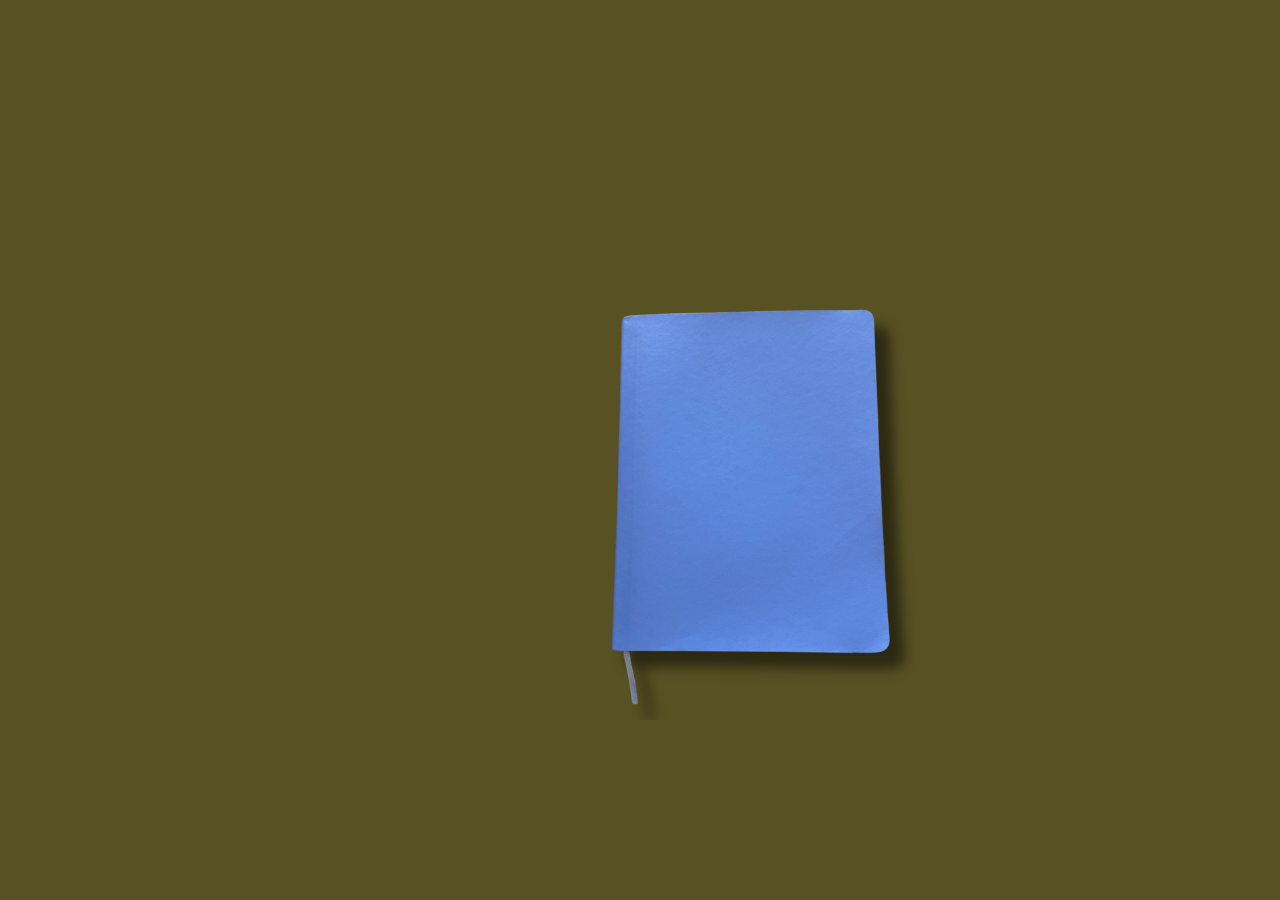
<file: index.html>
<!DOCTYPE html>
<html lang="en">
<head>
  <meta charset="UTF-8" />
  <meta name="viewport" content="width=device-width, initial-scale=1.0" />
  <title>chloé's commonplace</title>
  <link rel="icon" href="assets/images/favicon.png" />
  <link rel="stylesheet" href="css/style.css" />
</head>
<body class="home">

  <!-- Closed notebook cover — same photo as the first opening frame,
       sitting in the same spot the animation plays in. Click swaps in
       the frame sequence, seamlessly, since it starts on this exact image. -->
  <div id="notebook-cover">
    <img src="assets/images/notebook-frames/frame-01.png" alt="tap to open" />
  </div>

  <!-- Corner nav — lives outside the notebook, fixed to the page.
       Hidden until the notebook opens, then toggled by clicking the logo. -->
  <div id="nav-logo" class="will-fade-in" hidden><img src="assets/images/landing/nav-logo.png" alt="menu" /></div>
  <nav id="nav-flyout" hidden>
    <a href="writing.html">writing</a>
    <a href="photography.html">photography</a>
    <a href="bookshelf.html">little library</a>
    <a href="irl.html">chloé irl</a>
  </nav>

  <!-- Frame-sequence + open page fade in here once clicked. City map
       is paused for now — see the placeholder below instead. -->
  <div id="notebook-page" hidden>
    <div id="notebook-stage">
      <img id="notebook-page-image" src="assets/images/notebook-frames/frame-08.png" alt="" />
      <div id="notebook-art"></div>
    </div>
  </div>

  <script>
    // City map — paused until the real building PNGs + positions are
    // ready. Uncomment and swap #wip-frame back out for #city-map in
    // the markup above whenever you want it live again.
    // window.CITY_BUILDINGS = [
    //   { title: "Recent writing", href: "writing.html", left: 15, top: 55, color: "var(--color-plum)" },
    //   { title: "Recent photos", href: "photography.html", left: 48, top: 30, color: "var(--color-cobalt)" },
    //   { title: "A visual project", href: "photography.html", left: 75, top: 58, color: "var(--color-olive)" },
    //   { title: "Latest piece", href: "writing.html", left: 30, top: 20, color: "var(--color-sage)" },
    //   { title: "chloé irl", href: "irl.html", left: 20, top: 75, color: "var(--color-plum)" }
    // ];

    // Real photographed opening sequence — background-removed PNGs,
    // played in order over the notebook cover before landing on the
    // open page.
    window.NOTEBOOK_FRAMES = [
      "assets/images/notebook-frames/frame-01.png",
      "assets/images/notebook-frames/frame-02.png",
      "assets/images/notebook-frames/frame-03.png",
      "assets/images/notebook-frames/frame-04.png",
      "assets/images/notebook-frames/frame-05.png",
      "assets/images/notebook-frames/frame-06.png",
      "assets/images/notebook-frames/frame-07.png",
      "assets/images/notebook-frames/frame-08.png"
    ];

    // Sticker-style art pieces pasted onto the open notebook page,
    // each linking to a different part of the site. left/top/width
    // are all percentages of the notebook photo itself, so they stay
    // put on the page regardless of screen size. Nudge the numbers
    // below if a piece needs to sit differently once you see it live.
    window.NOTEBOOK_ART = [
      { title: "about", href: "about.html", image: "assets/images/landing/photostrip-about.png", left: 19, top: 56, width: 17.2 },
      { title: "photography", href: "photography.html", image: "assets/images/landing/cow-photography.png", left: 37.3, top: 42.6, width: 18.6 },
      { title: "coming soon", href: "404.html", image: "assets/images/landing/brownbarn-empty.png", left: 37.3, top: 71.7, width: 18.6 },
      { title: "chloé irl", href: "irl.html", image: "assets/images/landing/landscape-chloe-irl.png", left: 62.9, top: 39.1, width: 20.2 },
      { title: "little library", href: "bookshelf.html", image: "assets/images/landing/percy-littlelibrary.png", left: 84.3, top: 48.2, width: 18.2 },
      { title: "writing", href: "writing.html", image: "assets/images/landing/stillife-writing.png", left: 69.4, top: 72.6, width: 28.6 }
    ];
  </script>
  <script src="js/main.js"></script>
</body>
</html>
</file>
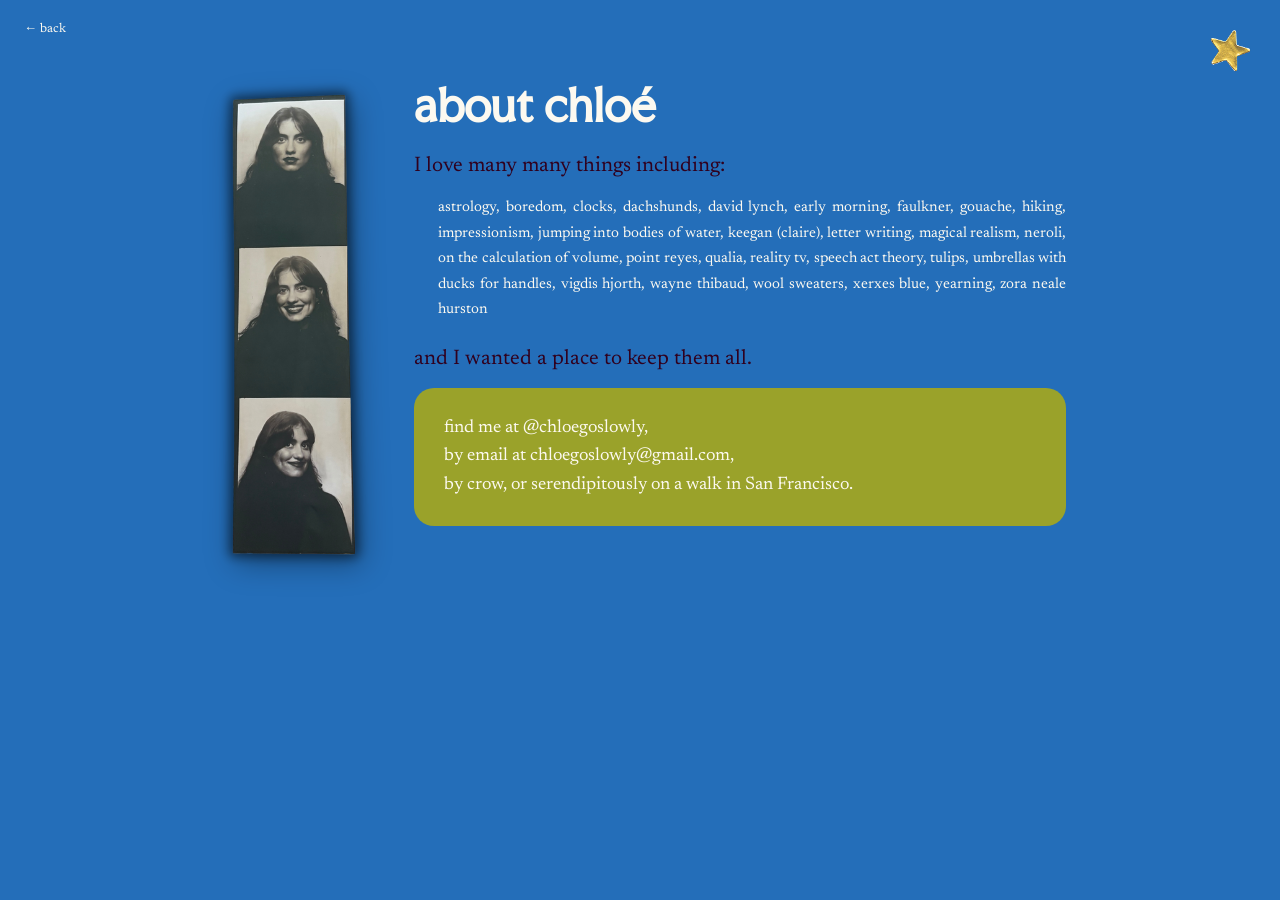
<file: about.html>
<!DOCTYPE html>
<html lang="en">
<head>
  <meta charset="UTF-8" />
  <meta name="viewport" content="width=device-width, initial-scale=1.0" />
  <title>about — chloé's commonplace</title>
  <link rel="icon" href="assets/images/favicon.png" />
  <link rel="stylesheet" href="css/style.css" />
</head>
<body class="about">
  <div id="nav-logo"><img src="assets/images/landing/nav-logo.png" alt="menu" /></div>
  <nav id="nav-flyout" hidden>
    <a href="writing.html">writing</a>
    <a href="photography.html">photography</a>
    <a href="bookshelf.html">little library</a>
    <a href="irl.html">chloé irl</a>
  </nav>

  <header>
    <a href="index.html#open">&larr; back</a>
  </header>

  <main class="about-wrap">
    <img class="about-photostrip" src="assets/images/landing/photostrip-about.png" alt="chloé, photobooth strip" />

    <div class="about-text">
      <h1>about chloé</h1>

      <p class="about-intro">I love many many things including:</p>

      <p class="about-list">astrology, boredom, clocks, dachshunds, david lynch, early morning, faulkner, gouache, hiking, impressionism, jumping into bodies of water, keegan (claire), letter writing, magical realism, neroli, on the calculation of volume, point reyes, qualia, reality tv, speech act theory, tulips, umbrellas with ducks for handles, vigdis hjorth, wayne thibaud, wool sweaters, xerxes blue, yearning, zora neale hurston</p>

      <p class="about-outro">and I wanted a place to keep them all.</p>

      <div class="about-contact">
        <p>
          find me at <a href="https://instagram.com/chloegoslowly" target="_blank" rel="noopener">@chloegoslowly</a>,<br />
          by email at <a href="mailto:chloegoslowly@gmail.com">chloegoslowly@gmail.com</a>,<br />
          by crow, or serendipitously on a walk in San Francisco.
        </p>
      </div>
    </div>
  </main>

  <script src="js/main.js"></script>
</body>
</html>
</file>
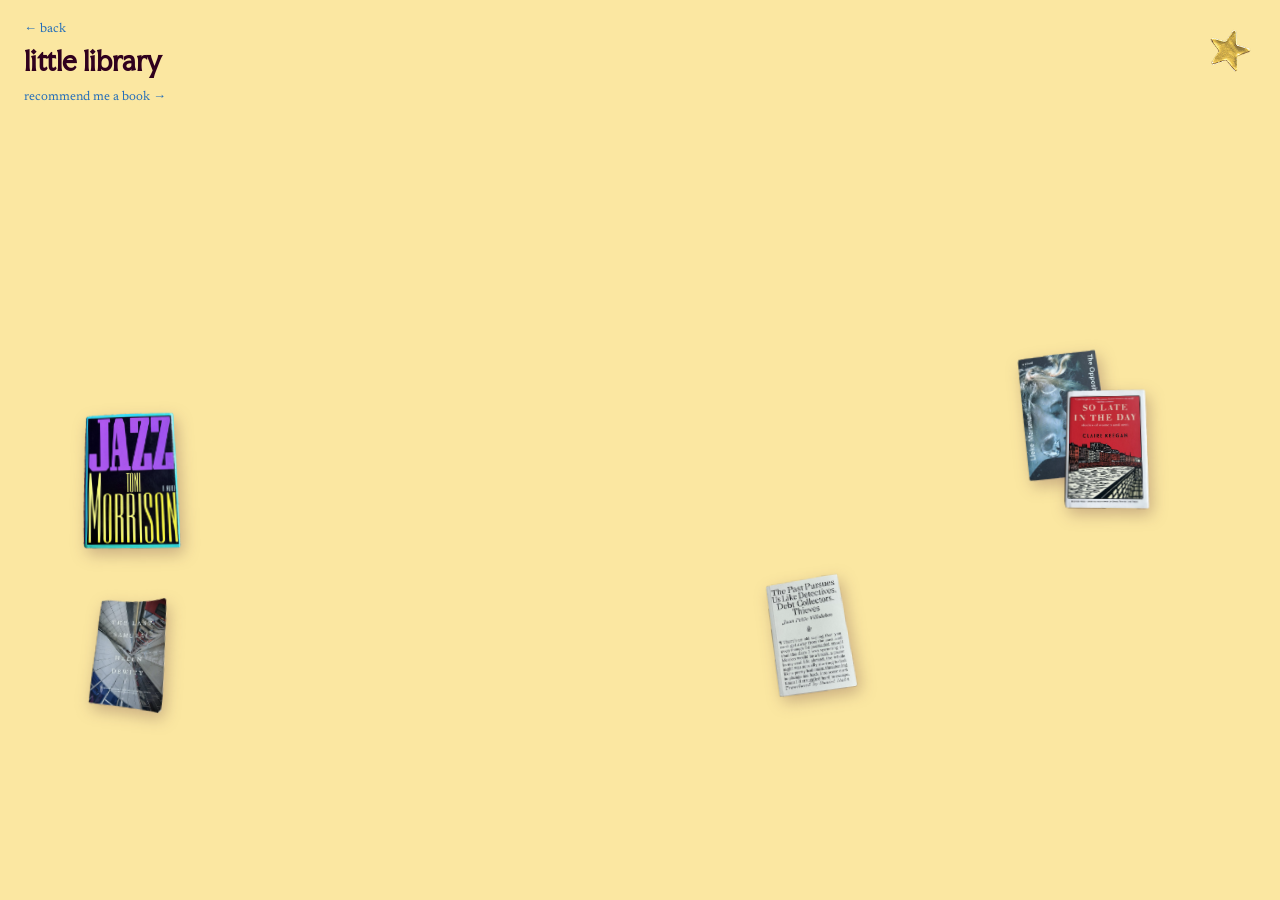
<file: bookshelf.html>
<!DOCTYPE html>
<html lang="en">
<head>
  <meta charset="UTF-8" />
  <meta name="viewport" content="width=device-width, initial-scale=1.0" />
  <title>little library — chloé's commonplace</title>
  <link rel="icon" href="assets/images/favicon.png" />
  <link rel="stylesheet" href="css/style.css" />
</head>
<body class="bookshelf">
  <div id="nav-logo"><img src="assets/images/landing/nav-logo.png" alt="menu" /></div>
  <nav id="nav-flyout" hidden>
    <a href="writing.html">writing</a>
    <a href="photography.html">photography</a>
    <a href="bookshelf.html">little library</a>
    <a href="irl.html">chloé irl</a>
  </nav>

  <header>
    <a href="index.html#open">&larr; back</a>
    <h1>little library</h1>
    <a href="recommend.html" class="recommend-link">recommend me a book &rarr;</a>
  </header>
  <main id="item-surface">
    <!-- draggable book covers get placed here, randomized on load -->
  </main>

  <div id="info-card" hidden>
    <h3 id="info-title"></h3>
    <p id="info-author"></p>
    <p id="info-text"></p>
    <p id="info-rating"></p>
  </div>

  <script>
    // Placeholder books — add a real "cover" image path per book once
    // you have one (e.g. "assets/images/bookshelf/some-title.jpg").
    // Without one, a colored placeholder cover is shown instead.
    // "color" is optional too — leave it out and one is assigned for you.
    // "author" is optional too — leave it out and no author line shows.
    window.PAGE_ITEMS = [
      { id: 1, title: "The Past Pursues Us Like Detectives, Debt Collectors, Thieves", author: "Juan Pablo Villalobos", text: "a recent read, captures the feeling of when you're walking down the street and you are remembering something so vividly that when the memory ends, you have no memories of having walked.", rating: 4, cover: "assets/images/bookshelf/thepastpursuesus.png" },
      { id: 2, title: "Jazz", author: "Toni Morrison", text: "if prose were jazz - voices emerging taking hold of the story, introducing new tensions and themes. you're stuck as the reader, unable to resolve the tension, but when you allow the story to exist without need for neatness you eventually see the performance for what it is and you wish you could listen to it again exactly as it was, but you can’t because you’re not who you were and it will never be what it was to you then again.", rating: 5, cover: "assets/images/bookshelf/jazz.png" },
      { id: 3, title: "The Last Samurai", author: "Helen DeWitt", text: "my current read, it has me stewing on parents and legacies and personal myth.", rating: 4, cover: "assets/images/bookshelf/thelastsamurai.png" },
      { id: 4, title: "The Opposite of a Person", author: "Lieke Marsman", text: "on my mind a lot recently because: dams, climate change as personal tragedy", rating: 3.5, cover: "assets/images/bookshelf/oppositeofaperson.png" },
      { id: 5, title: "So Late in the Day", author: "Claire Keegan", text: "i wish i could be in claire keegan's mind", rating: 5, cover: "assets/images/bookshelf/solateintheday.png" }
    ];
  </script>
  <script src="js/main.js"></script>
</body>
</html>
</file>
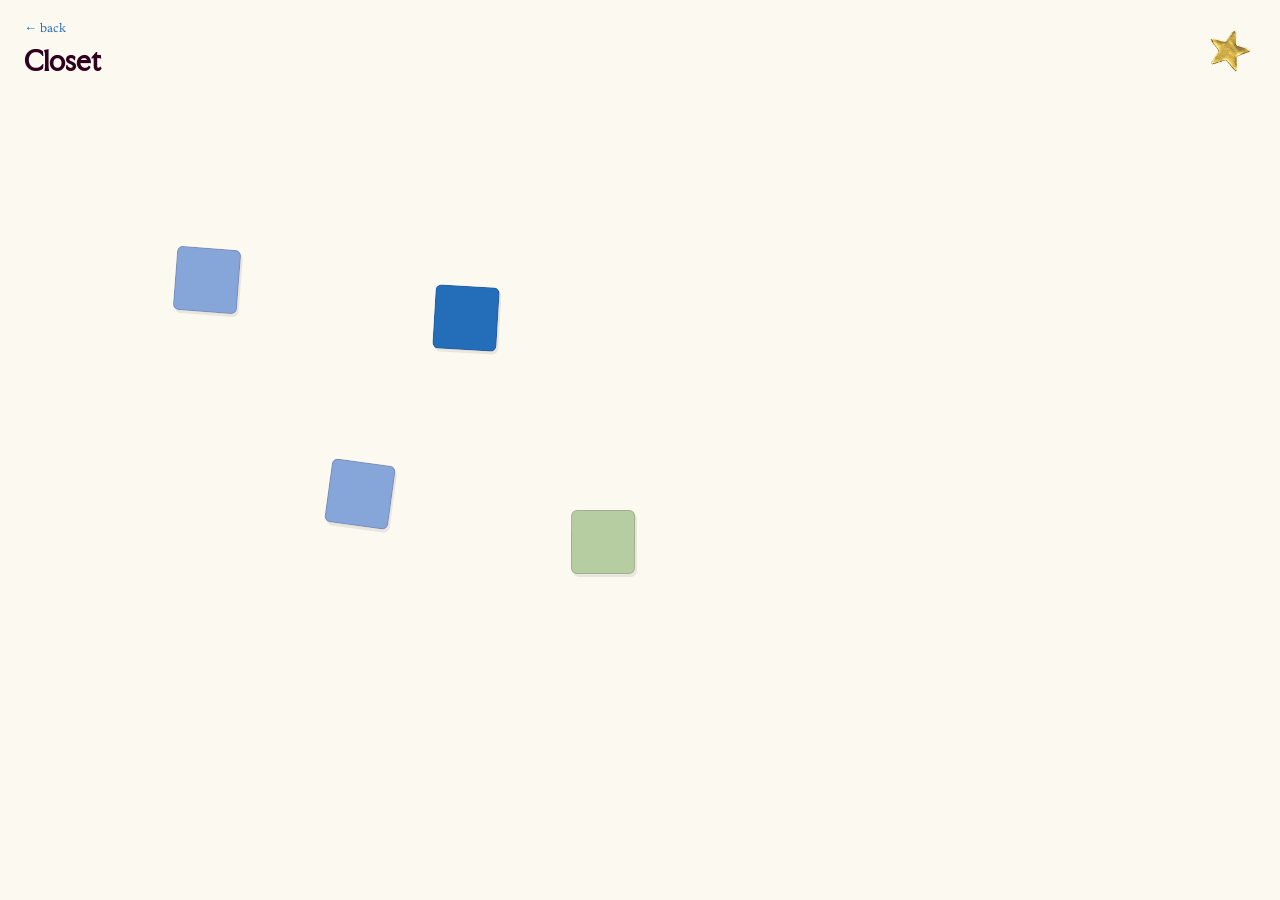
<file: closet.html>
<!DOCTYPE html>
<html lang="en">
<head>
  <meta charset="UTF-8" />
  <meta name="viewport" content="width=device-width, initial-scale=1.0" />
  <title>closet — chloé's commonplace</title>
  <link rel="icon" href="assets/images/favicon.png" />
  <link rel="stylesheet" href="css/style.css" />
</head>
<body>
  <div id="nav-logo"><img src="assets/images/landing/nav-logo.png" alt="menu" /></div>
  <nav id="nav-flyout" hidden>
    <a href="writing.html">writing</a>
    <a href="photography.html">photography</a>
    <a href="bookshelf.html">little library</a>
    <a href="irl.html">chloé irl</a>
  </nav>

  <header>
    <a href="index.html#open">&larr; back</a>
    <h1>Closet</h1>
  </header>
  <main id="item-surface">
    <!-- draggable item PNGs get placed here, randomized on load -->
  </main>
  <div id="info-card" hidden>
    <h3 id="info-title"></h3>
    <p id="info-text"></p>
    <p id="info-rating"></p>
  </div>
  <script>
    // Placeholder items — swap in real PNGs + your own titles/text/ratings later.
    window.PAGE_ITEMS = [
      { id: 1, title: "A favorite jacket", text: "Placeholder text — swap in the real story later.", rating: 5 },
      { id: 2, title: "A thrifted find", text: "Placeholder text — swap in the real story later.", rating: 4 },
      { id: 3, title: "A pair of well-worn shoes", text: "Placeholder text — swap in the real story later.", rating: 4 },
      { id: 4, title: "Something borrowed and never returned", text: "Placeholder text — swap in the real story later.", rating: 3 }
    ];
  </script>
  <script src="js/main.js"></script>
</body>
</html>
</file>
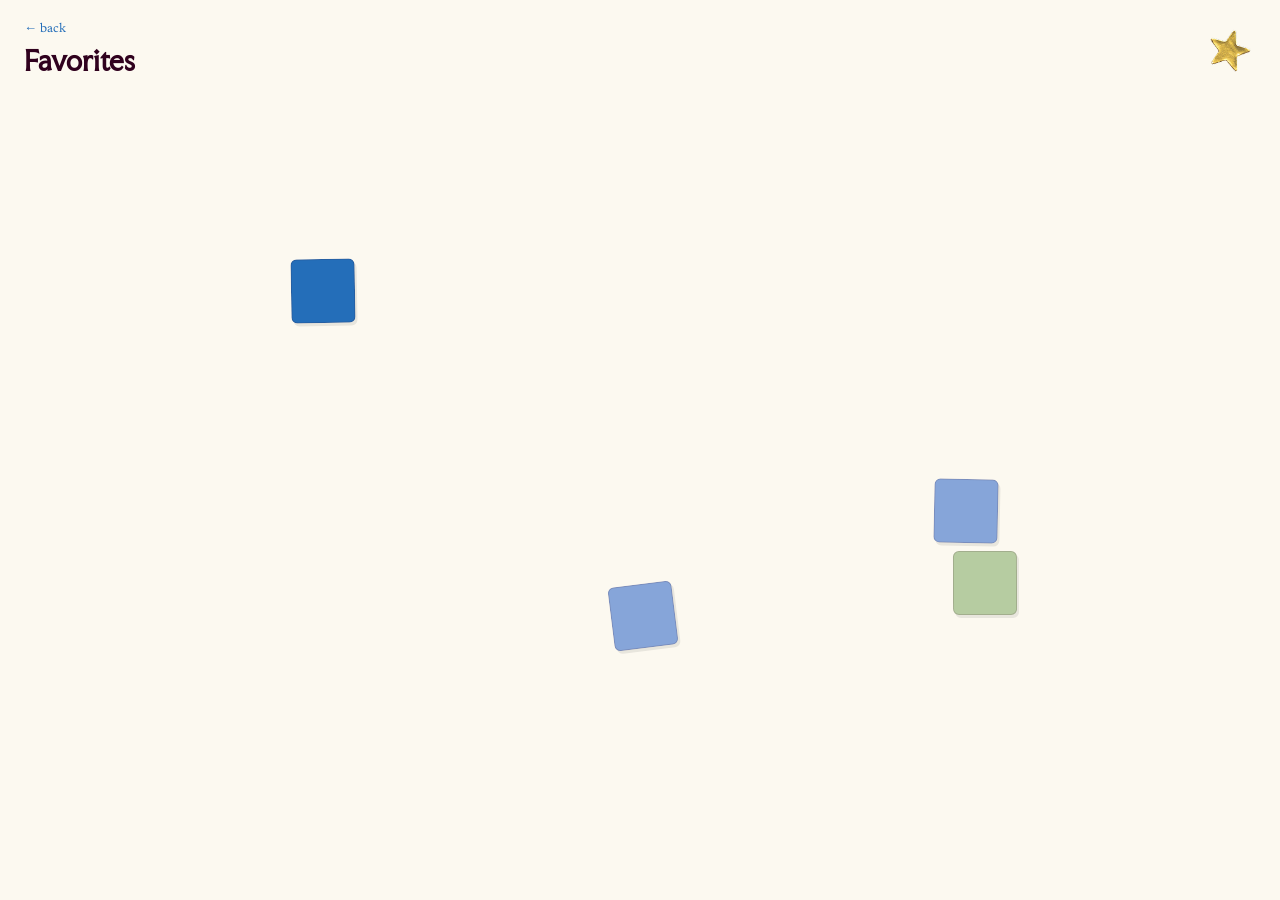
<file: favorites.html>
<!DOCTYPE html>
<html lang="en">
<head>
  <meta charset="UTF-8" />
  <meta name="viewport" content="width=device-width, initial-scale=1.0" />
  <title>favorites — chloé's commonplace</title>
  <link rel="icon" href="assets/images/favicon.png" />
  <link rel="stylesheet" href="css/style.css" />
</head>
<body>
  <div id="nav-logo"><img src="assets/images/landing/nav-logo.png" alt="menu" /></div>
  <nav id="nav-flyout" hidden>
    <a href="writing.html">writing</a>
    <a href="photography.html">photography</a>
    <a href="bookshelf.html">little library</a>
    <a href="irl.html">chloé irl</a>
  </nav>

  <header>
    <a href="index.html#open">&larr; back</a>
    <h1>Favorites</h1>
  </header>
  <main id="item-surface">
    <!-- draggable item PNGs get placed here, randomized on load -->
  </main>
  <div id="info-card" hidden>
    <h3 id="info-title"></h3>
    <p id="info-text"></p>
    <p id="info-rating"></p>
  </div>

  <script>
    // Placeholder items — swap in real PNGs + your own titles/text/ratings later.
    window.PAGE_ITEMS = [
      { id: 1, title: "A favorite song", text: "Placeholder text — swap in the real story later.", rating: 5 },
      { id: 2, title: "A favorite spot", text: "Placeholder text — swap in the real story later.", rating: 4 },
      { id: 3, title: "A favorite little thing", text: "Placeholder text — swap in the real story later.", rating: 5 },
      { id: 4, title: "A favorite quote", text: "Placeholder text — swap in the real story later.", rating: 3 }
    ];
  </script>
  <script src="js/main.js"></script>
</body>
</html>
</file>
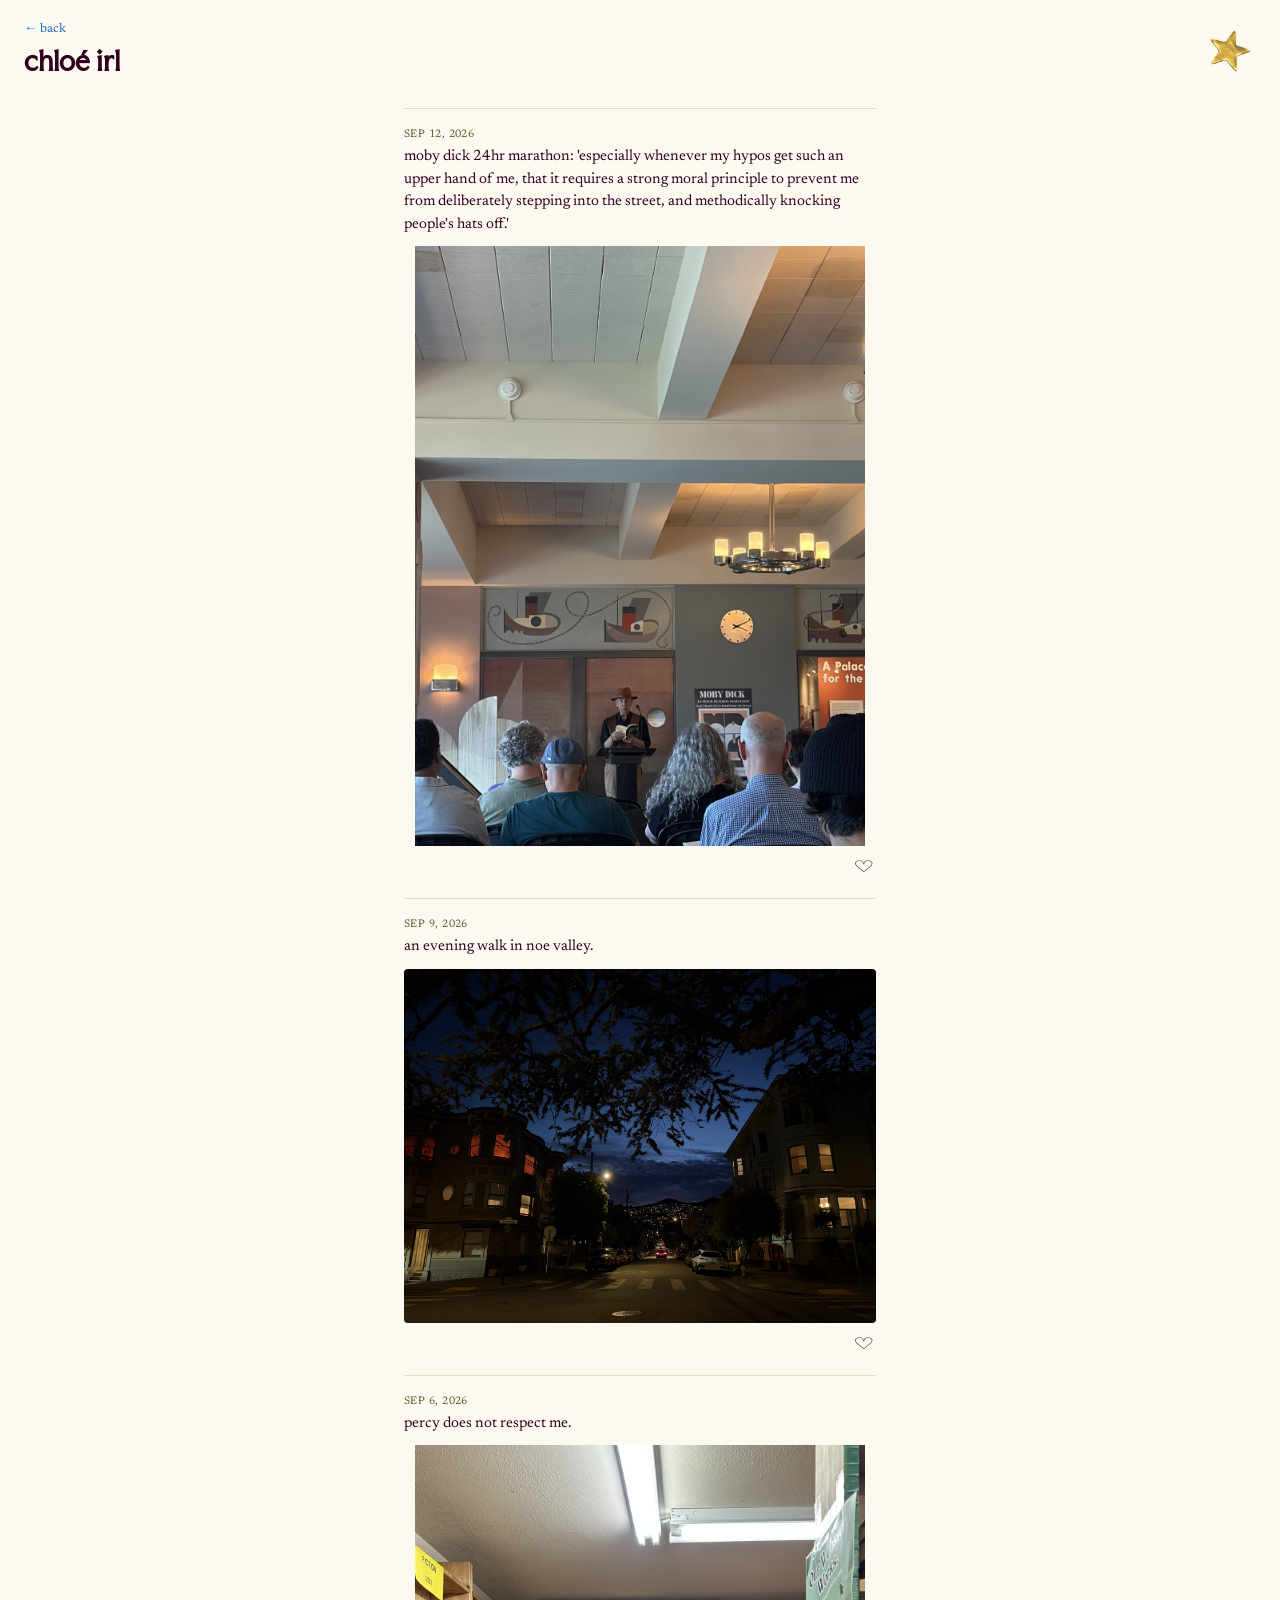
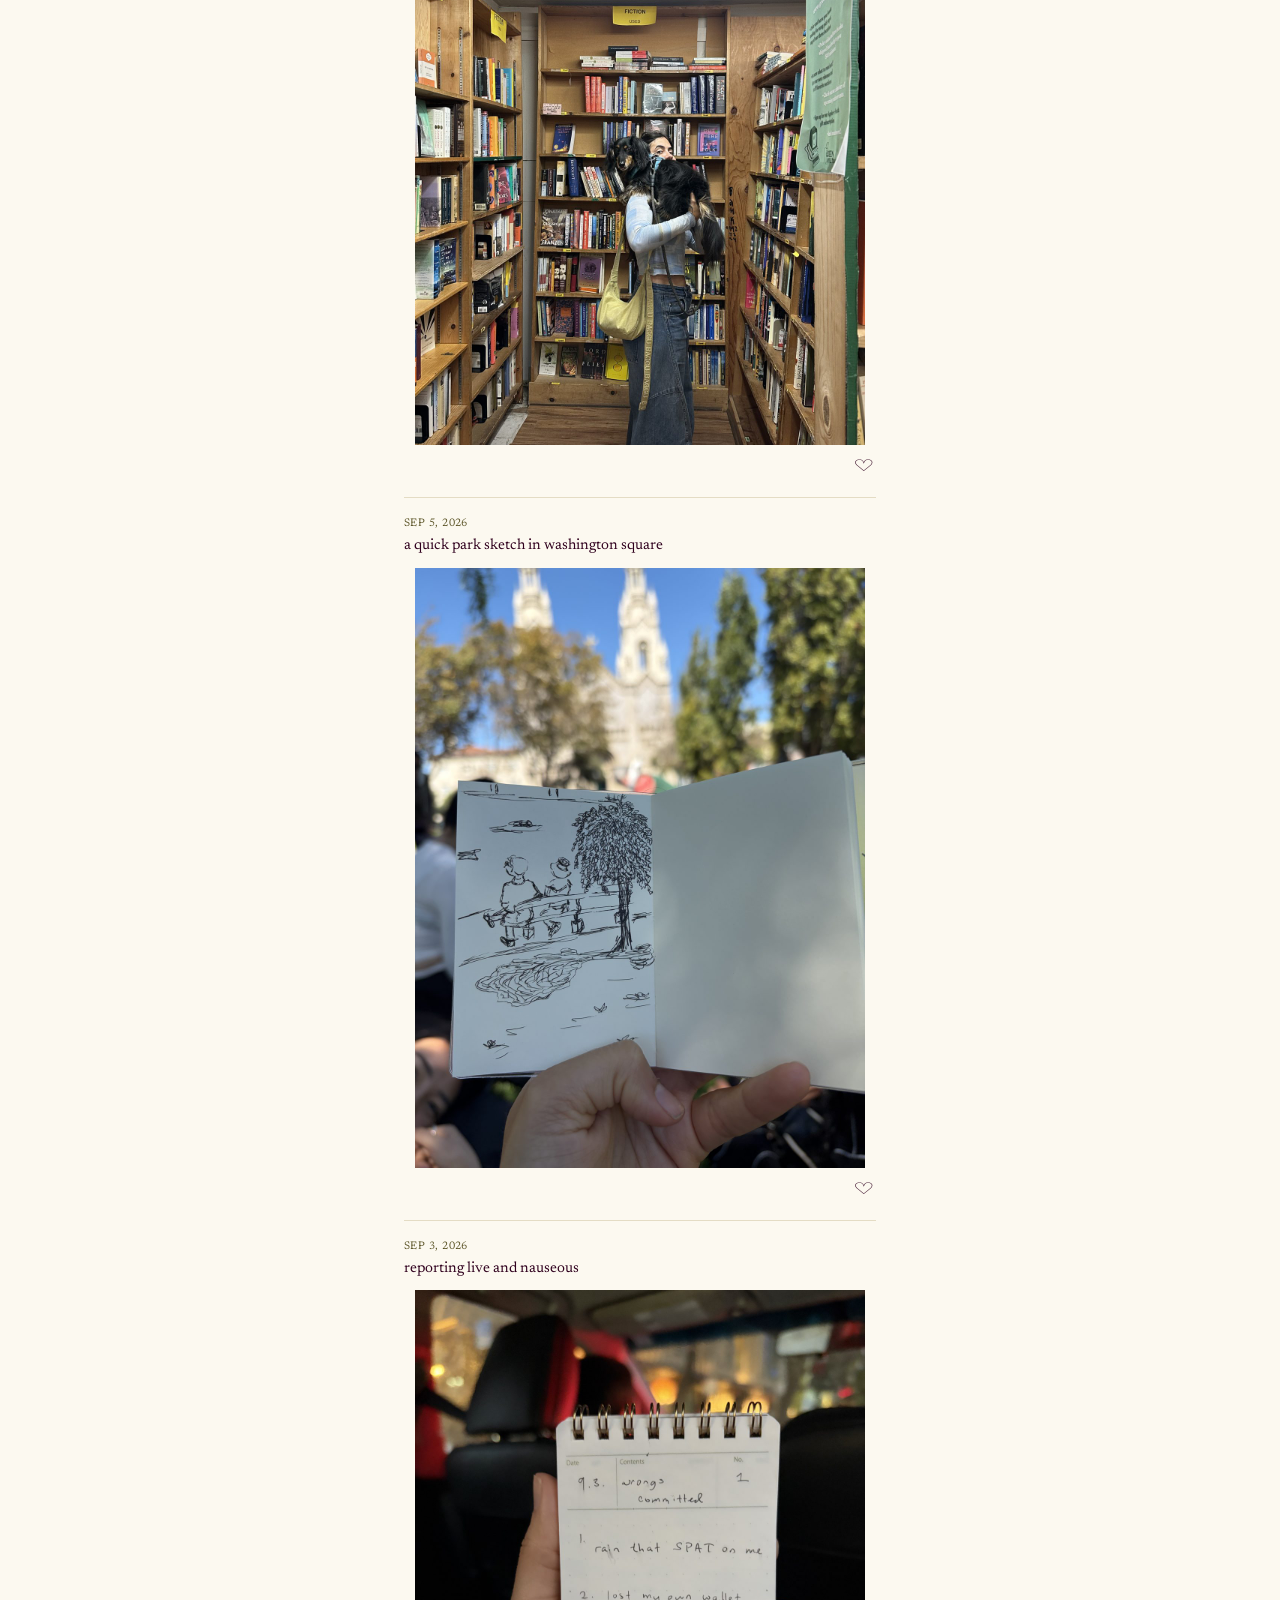
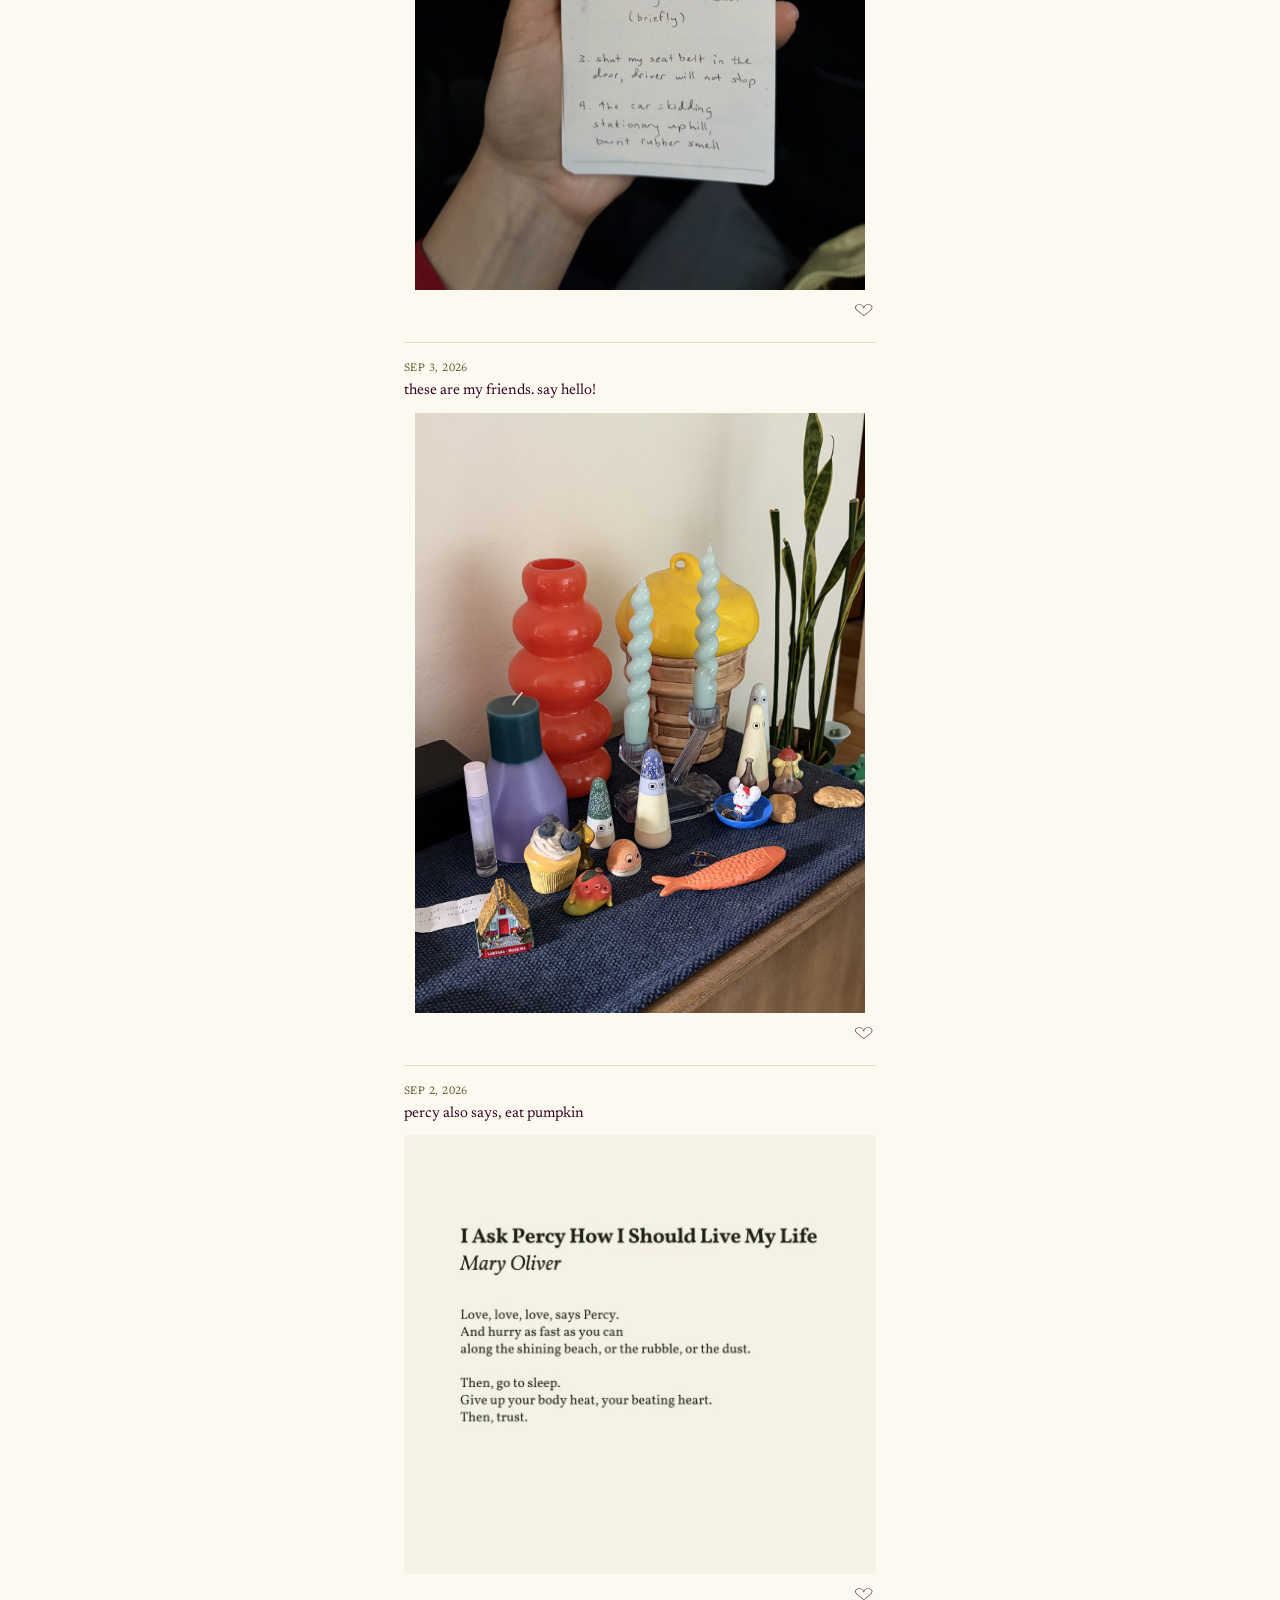
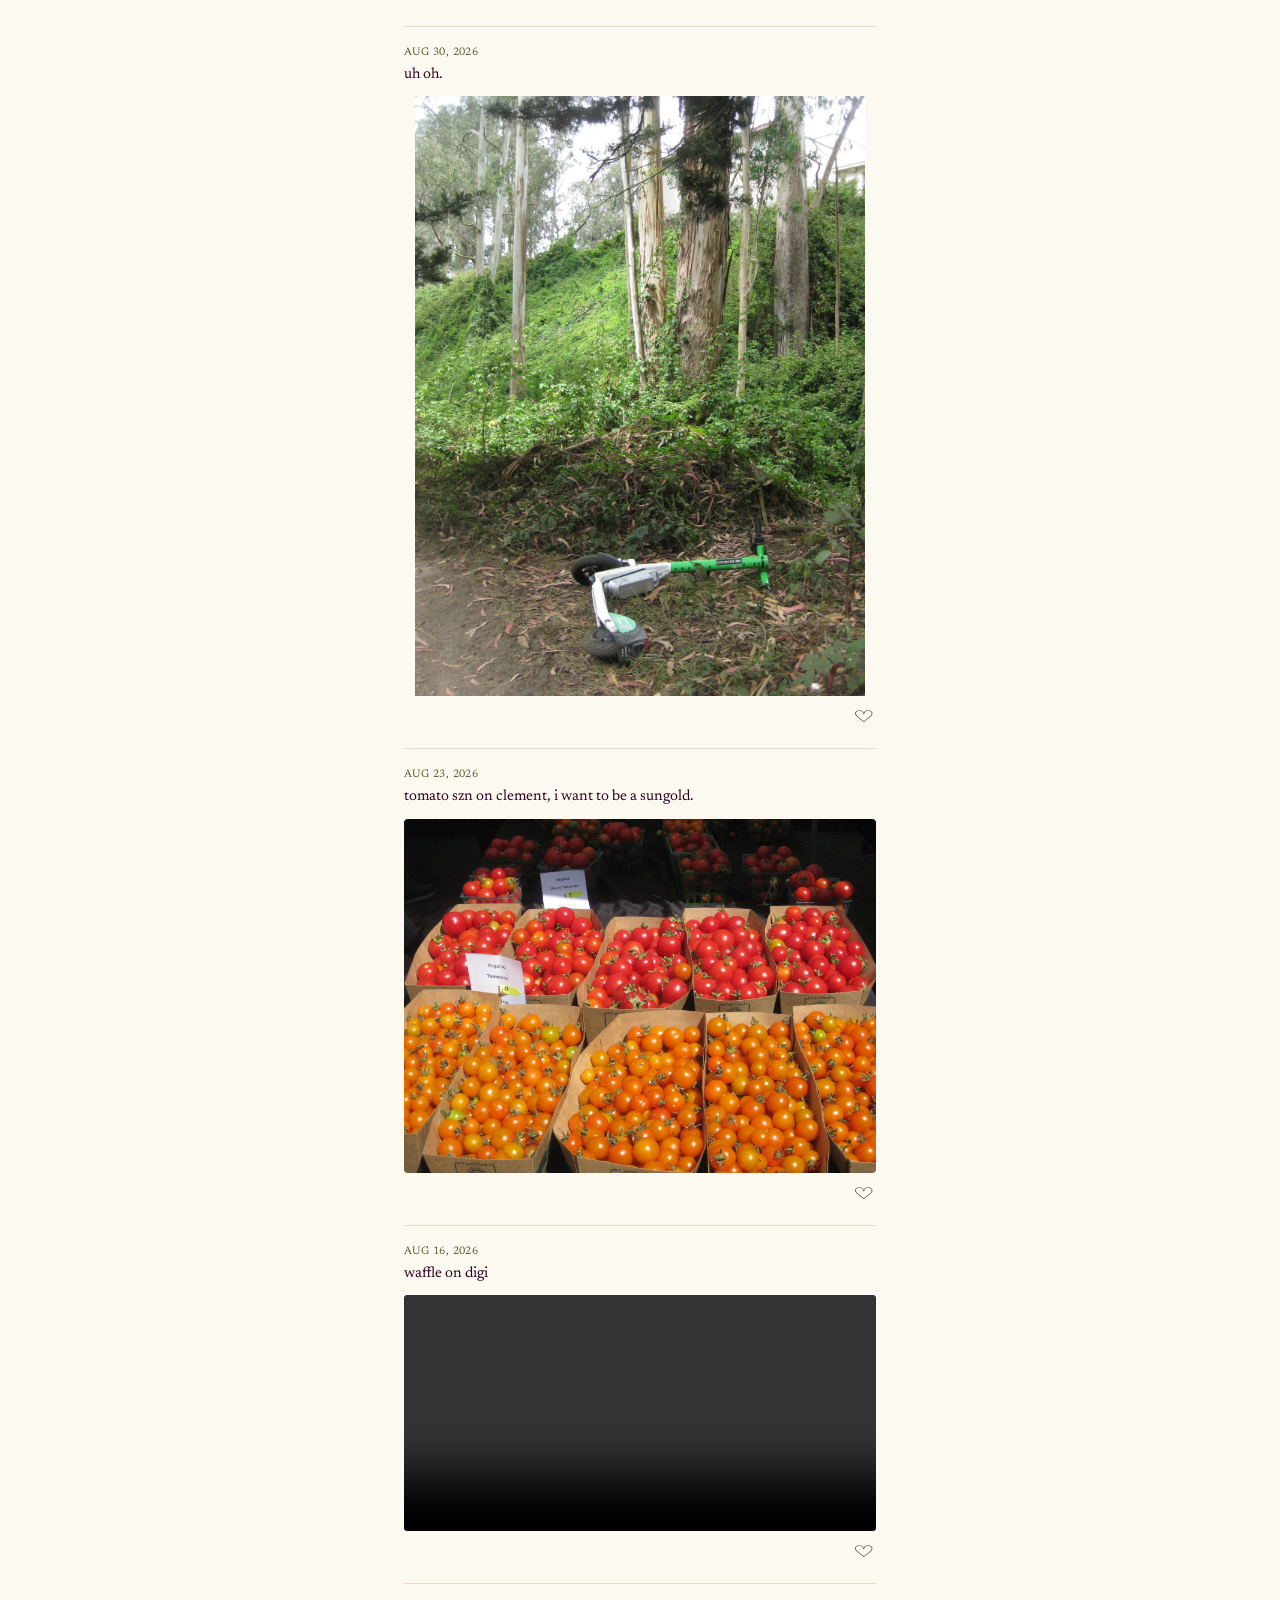
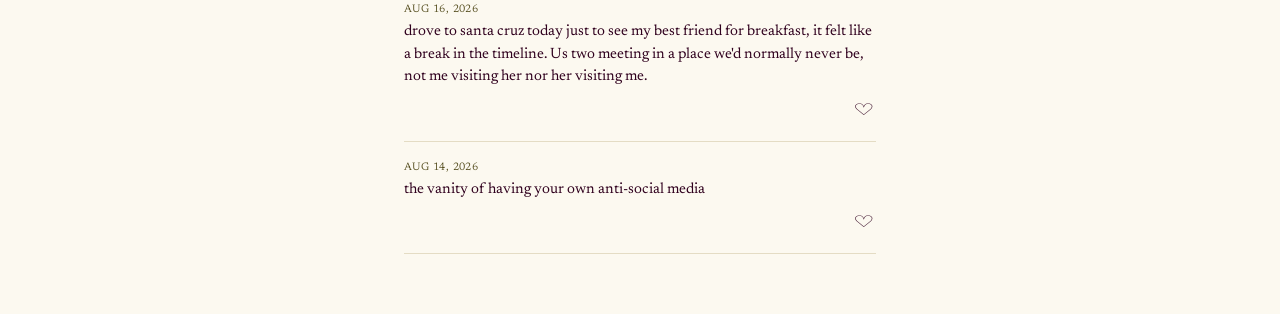
<file: irl.html>
<!DOCTYPE html>
<html lang="en">
<head>
  <meta charset="UTF-8" />
  <meta name="viewport" content="width=device-width, initial-scale=1.0" />
  <title>chloé irl — chloé's commonplace</title>
  <link rel="icon" href="assets/images/favicon.png" />
  <link rel="stylesheet" href="css/style.css" />
</head>
<body>
  <div id="nav-logo"><img src="assets/images/landing/nav-logo.png" alt="menu" /></div>
  <nav id="nav-flyout" hidden>
    <a href="writing.html">writing</a>
    <a href="photography.html">photography</a>
    <a href="bookshelf.html">little library</a>
    <a href="irl.html">chloé irl</a>
  </nav>

  <header>
    <a href="index.html#open">&larr; back</a>
    <h1>chloé irl</h1>
  </header>
  <main>
    <div id="notes-feed"></div>
  </main>

  <script>
    // Placeholder notes — small thoughts, chronological, photo/video
    // both optional. Leave both out entirely for a text-only note.
    // "photo: {}" or "video: {}" shows a placeholder box; add
    // "photo: { src: '...' }" or "video: { src: '...' }" once you
    // have a real file. Use one or the other per note, not both —
    // if a note has "video" set, it takes priority over "photo".
    // Keep video clips short and compressed (.mp4) for page speed.
    window.NOTES_ENTRIES = [
      { id: 17, date: "Sep 12, 2026", text: "moby dick 24hr marathon: 'especially whenever my hypos get such an upper hand of me, that it requires a strong moral principle to prevent me from deliberately stepping into the street, and methodically knocking people's hats off.'", photo: { src: "assets/images/chloe-irl/sep12-photo.jpg" } },
      { id: 16, date: "Sep 9, 2026", text: "an evening walk in noe valley.", photo: { src: "assets/images/chloe-irl/sep9-photo.jpg" } },
      { id: 15, date: "Sep 6, 2026", text: "percy does not respect me.", photo: { src: "assets/images/chloe-irl/sep6-photo.jpg" } },
      { id: 14, date: "Sep 5, 2026", text: "a quick park sketch in washington square", photo: { src: "assets/images/chloe-irl/sep5-photo.jpg" } },
      { id: 13, date: "Sep 3, 2026", text: "reporting live and nauseous", photo: { src: "assets/images/chloe-irl/sep3-part2-photo.jpg" } },
      { id: 12, date: "Sep 3, 2026", text: "these are my friends. say hello!", photo: { src: "assets/images/chloe-irl/sep3-photo.jpg" } },
      { id: 11, date: "Sep 2, 2026", text: "percy also says, eat pumpkin", photo: { src: "assets/images/chloe-irl/sep1-photo.webp" } },
      { id: 10, date: "Aug 30, 2026", text: "uh oh.", photo: { src: "assets/images/chloe-irl/aug30-photo.jpg" } },
      { id: 9, date: "Aug 23, 2026", text: "tomato szn on clement, i want to be a sungold.", photo: { src: "assets/images/chloe-irl/aug23-photo.jpg" } },
      { id: 8, date: "Aug 16, 2026", text: "waffle on digi", video: { src: "assets/images/chloe-irl/aug16.mp4" } },
      { id: 6, date: "Aug 16, 2026", text: "drove to santa cruz today just to see my best friend for breakfast, it felt like a break in the timeline. Us two meeting in a place we'd normally never be, not me visiting her nor her visiting me." },
      { id: 1, date: "Aug 14, 2026", text: "the vanity of having your own anti-social media" }
      /* Placeholder notes — commented out for now. Delete the "/*"
         above this line and the "*\/" below the last one to bring
         them back whenever you want more to fill out the feed.
      , { id: 2, date: "Aug 13, 2026", text: "Another quick note, this time with a photo attached.", photo: {} },
      { id: 3, date: "Aug 10, 2026", text: "Just text again, nothing fancy." },
      { id: 4, date: "Aug 5, 2026", text: "A placeholder thought with a photo too.", photo: {} },
      { id: 5, date: "Aug 1, 2026", text: "One more short one to round things out." }
      */
    ];
  </script>
  <script src="js/main.js"></script>
</body>
</html>
</file>
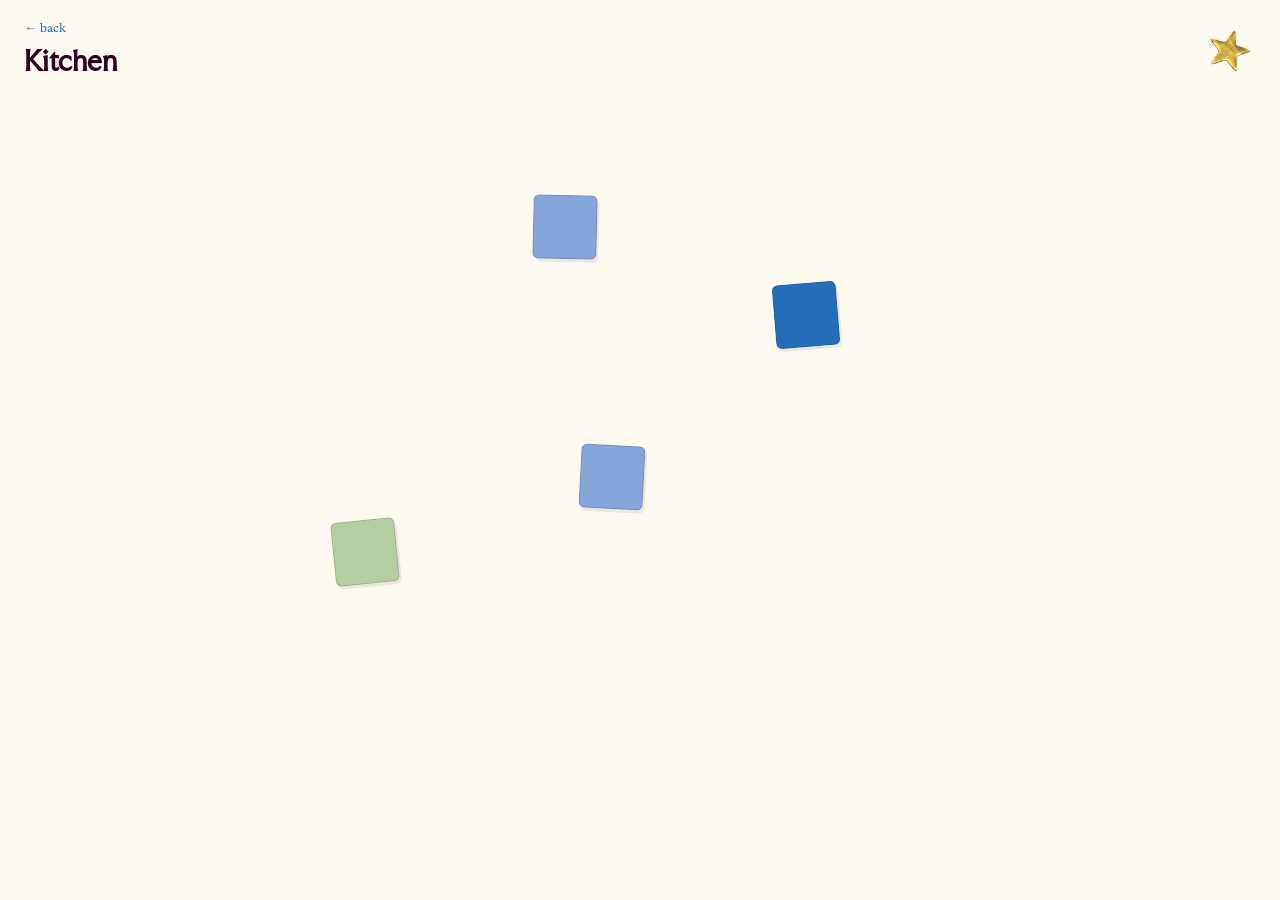
<file: kitchen.html>
<!DOCTYPE html>
<html lang="en">
<head>
  <meta charset="UTF-8" />
  <meta name="viewport" content="width=device-width, initial-scale=1.0" />
  <title>kitchen — chloé's commonplace</title>
  <link rel="icon" href="assets/images/favicon.png" />
  <link rel="stylesheet" href="css/style.css" />
</head>
<body>
  <div id="nav-logo"><img src="assets/images/landing/nav-logo.png" alt="menu" /></div>
  <nav id="nav-flyout" hidden>
    <a href="writing.html">writing</a>
    <a href="photography.html">photography</a>
    <a href="bookshelf.html">little library</a>
    <a href="irl.html">chloé irl</a>
  </nav>

  <header>
    <a href="index.html#open">&larr; back</a>
    <h1>Kitchen</h1>
  </header>
  <main id="item-surface">
    <!-- draggable item PNGs get placed here, randomized on load -->
  </main>
  <div id="info-card" hidden>
    <h3 id="info-title"></h3>
    <p id="info-text"></p>
    <p id="info-rating"></p>
  </div>
  <script>
    // Placeholder items — swap in real PNGs + your own titles/text/ratings later.
    window.PAGE_ITEMS = [
      { id: 1, title: "A well-loved mug", text: "Placeholder text — swap in the real story later.", rating: 4 },
      { id: 2, title: "A spice jar with no label", text: "Placeholder text — swap in the real story later.", rating: 3 },
      { id: 3, title: "A hand-me-down pan", text: "Placeholder text — swap in the real story later.", rating: 5 },
      { id: 4, title: "A recipe card, stained", text: "Placeholder text — swap in the real story later.", rating: 5 }
    ];
  </script>
  <script src="js/main.js"></script>
</body>
</html>
</file>
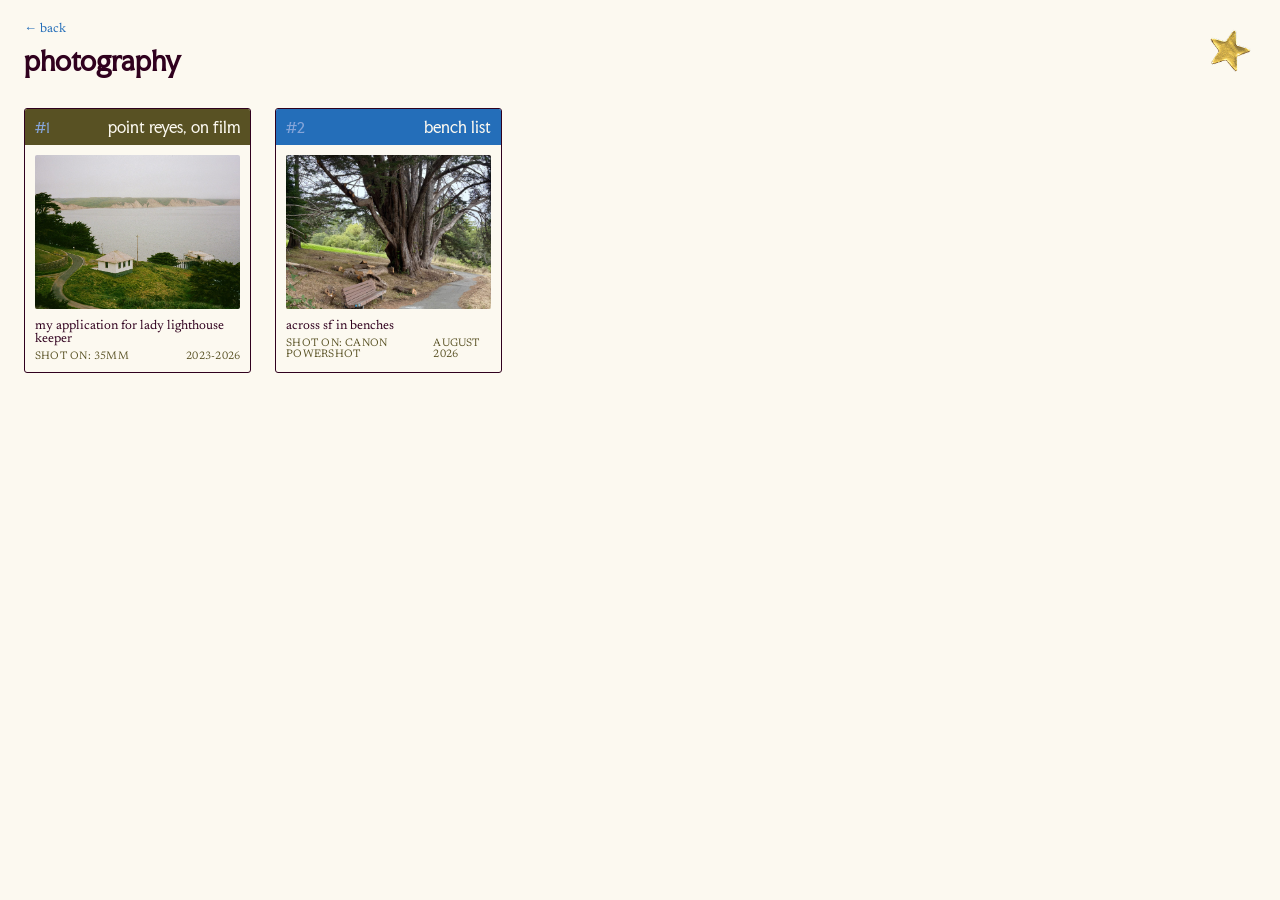
<file: photography.html>
<!DOCTYPE html>
<html lang="en">
<head>
  <meta charset="UTF-8" />
  <meta name="viewport" content="width=device-width, initial-scale=1.0" />
  <title>photography — chloé's commonplace</title>
  <link rel="icon" href="assets/images/favicon.png" />
  <link rel="stylesheet" href="css/style.css" />
</head>
<body>
  <div id="nav-logo"><img src="assets/images/landing/nav-logo.png" alt="menu" /></div>
  <nav id="nav-flyout" hidden>
    <a href="writing.html">writing</a>
    <a href="photography.html">photography</a>
    <a href="bookshelf.html">little library</a>
    <a href="irl.html">chloé irl</a>
  </nav>

  <header>
    <a href="index.html#open">&larr; back</a>
    <h1>photography</h1>
  </header>
  <main>
    <div id="photo-grid"></div>
  </main>

  <div id="story-view" hidden>
    <button id="story-close" aria-label="Close">&times;</button>
    <div class="story-header">
      <span id="story-number"></span>
      <span id="story-title"></span>
    </div>
    <div class="story-nav">
      <button id="story-prev" aria-label="Previous photo">&larr;</button>
      <div class="story-image-wrap">
        <img id="story-image" alt="" hidden />
      </div>
      <button id="story-next" aria-label="Next photo">&rarr;</button>
    </div>
    <p id="story-caption"></p>
    <div class="story-meta">
      <span id="story-shot-on"></span>
      <span id="story-date"></span>
    </div>
  </div>

  <script>
    // Placeholder stories — each is a numbered frame in the grid.
    // "photos" is the stack you page through with the arrows once
    // clicked in; each photo can have its own caption. Add a real
    // "src" per photo once you have one (e.g.
    // "assets/images/photography/some-photo.jpg") — without one, a
    // colored placeholder is shown instead.
    window.PHOTO_STORIES = [
      {
        id: 8,
        title: "point reyes, on film",
        description: "my application for lady lighthouse keeper",
        shotOn: "35mm",
        date: "2023-2026",
        headerColor: "var(--color-olive)",
        photos: [
          { src: "assets/images/photography/point-reyes-on-film/foghouse-web.jpg", caption: "i want to live here." },
          { src: "assets/images/photography/point-reyes-on-film/cow1-web.jpg", caption: "percy as cow" },
          { src: "assets/images/photography/point-reyes-on-film/fog1-web.jpg", caption: "i love the fog on film" },
          { src: "assets/images/photography/point-reyes-on-film/drive-web.jpg", caption: "the roads here feel like quiet pockets of the uk" },
          { src: "assets/images/photography/point-reyes-on-film/spine-web.jpg", caption: "the spine" },
          { src: "assets/images/photography/point-reyes-on-film/path-web.jpg", caption: "we could walk here." },
          { src: "assets/images/photography/point-reyes-on-film/cow2-web.jpg", caption: "annoyed cow" },
          { src: "assets/images/photography/point-reyes-on-film/elk1-web.jpg", caption: "curious elk" },
          { src: "assets/images/photography/point-reyes-on-film/tule-web.jpg", caption: "the tule elk, together" },  
          { src: "assets/images/photography/point-reyes-on-film/waves-web.jpg", caption: "sometimes it is sunny here" },
          { src: "assets/images/photography/point-reyes-on-film/drakeview-web.jpg", caption: "i don't love it as much" },
          { src: "assets/images/photography/point-reyes-on-film/cow3-web.jpg", caption: "this cow prefers the fog too" },
          { src: "assets/images/photography/point-reyes-on-film/hawk-web.jpg", caption: "the hawk is the hawk" },
          { src: "assets/images/photography/point-reyes-on-film/img044-web.jpg", caption: "and the baby elk prefer warm november haze" },
          { src: "assets/images/photography/point-reyes-on-film/house-web.jpg", caption: "i love this place" },
          { src: "assets/images/photography/point-reyes-on-film/bbelk-web.jpg", caption: "and all the little buildings" },
          { src: "assets/images/photography/point-reyes-on-film/sunset-web.jpg", caption: "i wonder what sunsets look like from the lighthouse." }
        ]
      },
      {
        id: 7,
        title: "bench list",
        description: "across sf in benches",
        shotOn: "canon powershot",
        date: "august 2026",
        photos: [
          { src: "assets/images/photography/bench-stack/IMG_8673.jpeg", caption: "mclaren park i" },
          { src: "assets/images/photography/bench-stack/IMG_1171.jpg", caption: "mclaren park ii" },
          { src: "assets/images/photography/bench-stack/IMG_1189.jpg", caption: "arlington st" },
          { src: "assets/images/photography/bench-stack/IMG_8728.jpeg", caption: "laguna honda" },
          { src: "assets/images/photography/bench-stack/IMG_8749.jpeg", caption: "grand view" },
          { src: "assets/images/photography/bench-stack/IMG_8759.jpeg", caption: "sunset garden steps" },
          { src: "assets/images/photography/bench-stack/IMG_1214.JPG", caption: "mountain lake park" },
          { src: "assets/images/photography/bench-stack/IMG_8854.jpeg", caption: "mountain lake park, in the sun" }
        ]
      }
      /* Placeholder stories — commented out for now. Delete the "/*"
         above this line and the "*\/" below the last one to bring
         them back whenever you want more to fill out the grid.
      , {
        id: 1,
        title: "A placeholder title",
        description: "A short description of this story goes here.",
        shotOn: "35mm film",
        date: "August 2026",
        photos: [
          { caption: "A placeholder caption" },
          { caption: "Another photo in the same story" }
        ]
      },
      {
        id: 2,
        title: "Another placeholder title",
        description: "A short description of this story goes here.",
        shotOn: "iPhone",
        date: "July 2026",
        photos: [
          { caption: "A placeholder caption" }
        ]
      },
      {
        id: 3,
        title: "A third placeholder title",
        description: "A short description of this story goes here.",
        shotOn: "35mm film",
        date: "June 2026",
        photos: [
          { caption: "A placeholder caption" },
          { caption: "A second photo" },
          { caption: "A third photo" }
        ]
      },
      {
        id: 4,
        title: "A fourth placeholder title",
        description: "A short description of this story goes here.",
        shotOn: "iPhone",
        date: "May 2026",
        photos: [
          { caption: "A placeholder caption" }
        ]
      },
      {
        id: 5,
        title: "A fifth placeholder title",
        description: "A short description of this story goes here.",
        shotOn: "35mm film",
        date: "April 2026",
        photos: [
          { caption: "A placeholder caption" },
          { caption: "A second photo" }
        ]
      },
      {
        id: 6,
        title: "A sixth placeholder title",
        description: "A short description of this story goes here.",
        shotOn: "iPhone",
        date: "March 2026",
        photos: [
          { caption: "A placeholder caption" }
        ]
      }
      */
    ];
  </script>
  <script src="js/main.js"></script>
</body>
</html>
</file>
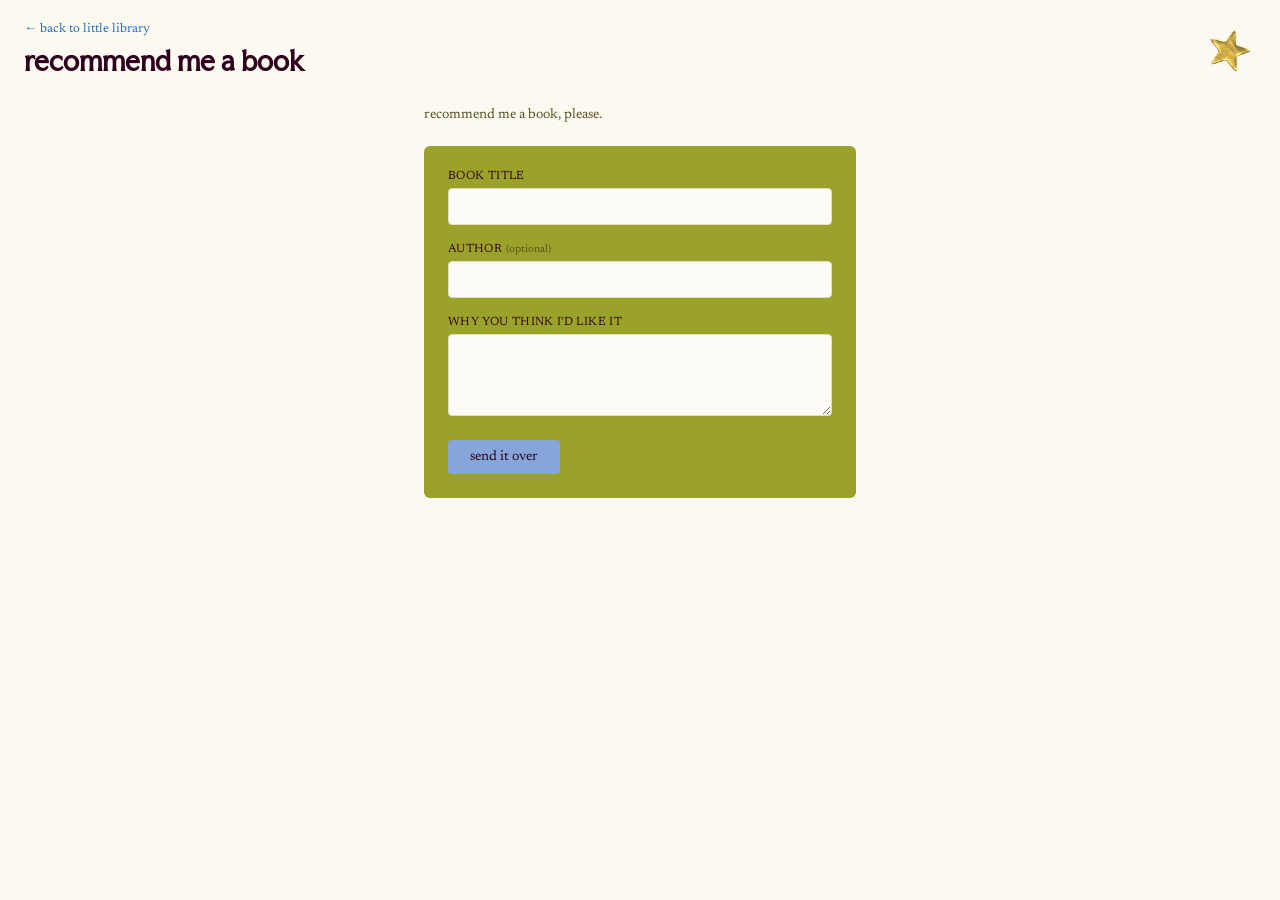
<file: recommend.html>
<!DOCTYPE html>
<html lang="en">
<head>
  <meta charset="UTF-8" />
  <meta name="viewport" content="width=device-width, initial-scale=1.0" />
  <title>recommend a book — chloé's commonplace</title>
  <link rel="icon" href="assets/images/favicon.png" />
  <link rel="stylesheet" href="css/style.css" />
</head>
<body>
  <div id="nav-logo"><img src="assets/images/landing/nav-logo.png" alt="menu" /></div>
  <nav id="nav-flyout" hidden>
    <a href="writing.html">writing</a>
    <a href="photography.html">photography</a>
    <a href="irl.html">chloé irl</a>
  </nav>

  <header>
    <a href="bookshelf.html">&larr; back to little library</a>
    <h1>recommend me a book</h1>
  </header>

  <main class="recommend-wrap">
    <p class="recommend-intro">recommend me a book, please.</p>

    <div class="recommend-box">
    <form id="recommend-form" class="recommend-form" action="https://formspree.io/f/mqpklzka" method="POST">
      <div class="recommend-field">
        <label for="rec-title">book title</label>
        <input id="rec-title" name="title" type="text" required />
      </div>

      <div class="recommend-field">
        <label for="rec-author">author <span class="recommend-optional">(optional)</span></label>
        <input id="rec-author" name="author" type="text" />
      </div>

      <div class="recommend-field">
        <label for="rec-why">why you think i'd like it</label>
        <textarea id="rec-why" name="why" rows="4" required></textarea>
      </div>

      <button type="submit" class="recommend-submit">send it over</button>
    </form>

    <p id="recommend-success" class="recommend-success" hidden>thank you! this has been sent along.</p>
    <p id="recommend-error" class="recommend-error" hidden>something went wrong — try again in a moment.</p>
    </div>
  </main>

  <script>
    // Submits via fetch so visitors get an inline thank-you instead of
    // being redirected off the site to Formspree.
    const form = document.getElementById("recommend-form");
    const success = document.getElementById("recommend-success");
    const error = document.getElementById("recommend-error");

    form.addEventListener("submit", async (e) => {
      e.preventDefault();
      error.hidden = true;

      try {
        const response = await fetch(form.action, {
          method: "POST",
          body: new FormData(form),
          headers: { Accept: "application/json" }
        });

        if (response.ok) {
          form.hidden = true;
          success.hidden = false;
        } else {
          error.hidden = false;
        }
      } catch (err) {
        error.hidden = false;
      }
    });
  </script>

  <script src="js/main.js"></script>
</body>
</html>
</file>
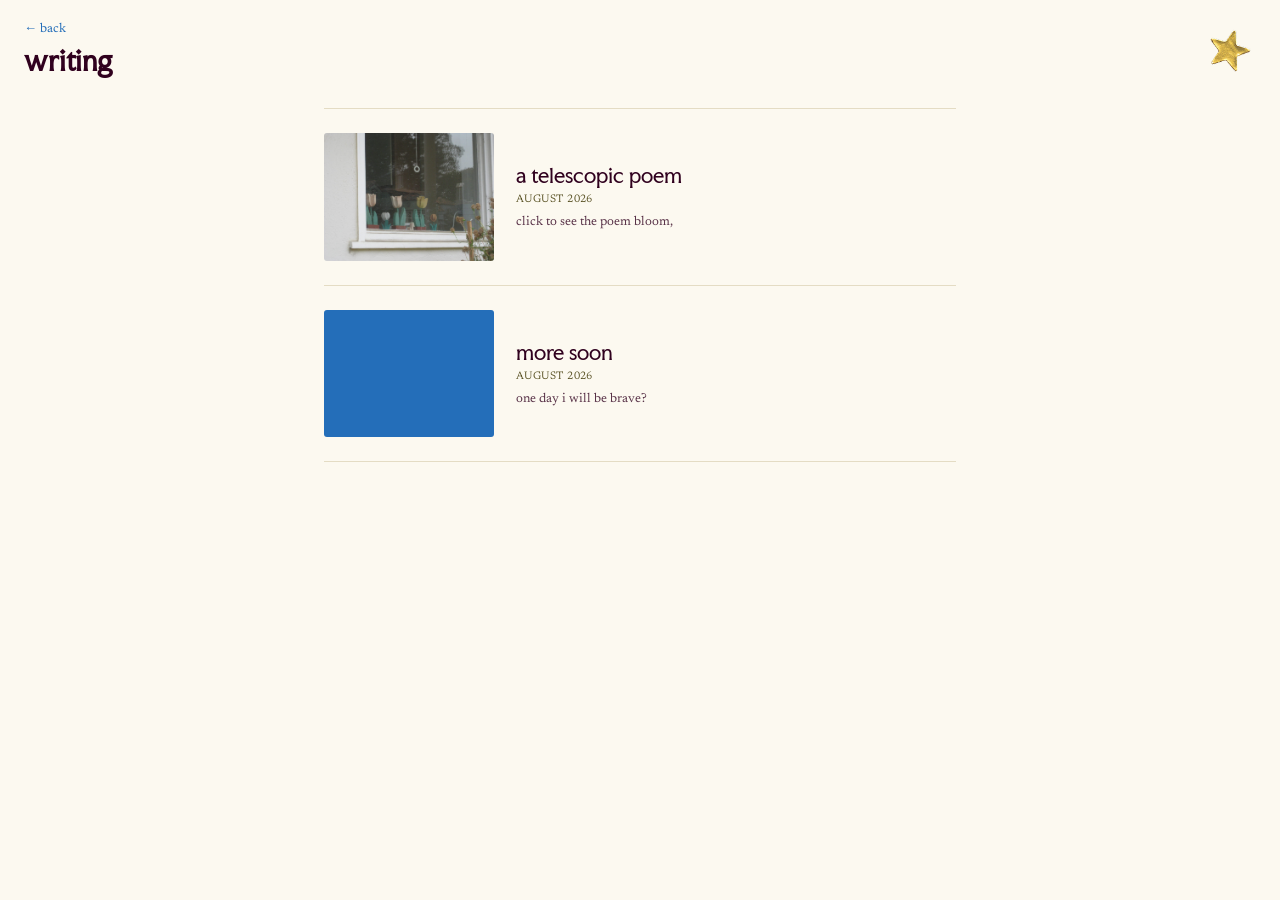
<file: writing.html>
<!DOCTYPE html>
<html lang="en">
<head>
  <meta charset="UTF-8" />
  <meta name="viewport" content="width=device-width, initial-scale=1.0" />
  <title>writing — chloé's commonplace</title>
  <link rel="icon" href="assets/images/favicon.png" />
  <link rel="stylesheet" href="css/style.css" />
</head>
<body>
  <div id="nav-logo"><img src="assets/images/landing/nav-logo.png" alt="menu" /></div>
  <nav id="nav-flyout" hidden>
    <a href="writing.html">writing</a>
    <a href="photography.html">photography</a>
    <a href="bookshelf.html">little library</a>
    <a href="irl.html">chloé irl</a>
  </nav>

  <header>
    <a href="index.html#open">&larr; back</a>
    <h1>writing</h1>
  </header>
  <main>
    <div id="writing-feed"></div>
  </main>

  <script>
    // Placeholder entries — swap in your real pieces later.
    // "href" can point to another page, or leave it out / use "#"
    // for now if the piece doesn't have its own page yet.
    // Optional "image" — a thumbnail photo path (e.g.
    // "assets/images/writing/some-photo.jpg") — once you have one,
    // add it here and it replaces the flat placeholder color.
    window.WRITING_ENTRIES = [
      {
        id: 0,
        title: "a telescopic poem",
        date: "August 2026",
        excerpt: "click to see the poem bloom, ",
        href: "writing/telescopic-poem.html",
        image: "assets/images/writing-headers/telescopic-header.JPG"
      },
      {
        id: 1,
        title: "more soon",
        date: "August 2026",
        excerpt: "one day i will be brave?",
        href: "404.html"
      }
      /* Placeholders — commented out for now. Delete the "/*" above
         this line and the "*\/" below the last one to bring them
         back whenever you want more to fill out the feed.
      , {
        id: 2,
        title: "Another placeholder title",
        date: "July 2026",
        excerpt: "Another short excerpt goes here.",
        href: "#"
      },
      {
        id: 3,
        title: "A third placeholder title",
        date: "June 2026",
        excerpt: "A third short excerpt goes here.",
        href: "#"
      }
      */
    ];
  </script>
  <script src="js/main.js"></script>
</body>
</html>
</file>
<file: css/style.css>
/* ---------------------------------------------
   Color & type variables — from the design plan
--------------------------------------------- */
:root {
  --color-cream: #FCF9F0;
  --color-plum: #30011E;
  --color-cobalt: #246EB9;
  --color-periwinkle: #86A5D9;
  --color-sage: #B6CCA1;
  --color-olive: #585123;
  --color-backdrop: #E4DCC4;
  --color-baby-yellow: #FBE7A1;
  --color-avocado: #9AA22A;

  --font-headline: "Faculty Glyphic", sans-serif;
  --font-body: "Newsreader", serif;
}

/* ---------------------------------------------
   @font-face — Faculty Glyphic (headline) + Newsreader (body)
   Files expected in /assets/fonts — see README for download steps
--------------------------------------------- */

@font-face {
  font-family: "Faculty Glyphic";
  src: url("../assets/fonts/faculty-glyphic-regular.woff2") format("woff2");
  font-weight: 400;
  font-style: normal;
  font-display: swap;
}

@font-face {
  font-family: "Newsreader";
  src: url("../assets/fonts/newsreader-regular.woff2") format("woff2");
  font-weight: 400;
  font-style: normal;
  font-display: swap;
}

@font-face {
  font-family: "Newsreader";
  src: url("../assets/fonts/newsreader-semibold.woff2") format("woff2");
  font-weight: 600;
  font-style: normal;
  font-display: swap;
}

@font-face {
  font-family: "Newsreader";
  src: url("../assets/fonts/newsreader-italic.woff2") format("woff2");
  font-weight: 400;
  font-style: italic;
  font-display: swap;
}

/* ---------------------------------------------
   Reset & base
--------------------------------------------- */
* {
  box-sizing: border-box;
}

html {
  margin: 0;
  height: 100%;
}

body {
  margin: 0;
  background: var(--color-cream);
  color: var(--color-plum);
  font-family: var(--font-body);
}

h1, h2, h3 {
  font-family: var(--font-headline);
  margin: 0;
}

a {
  color: var(--color-cobalt);
  text-decoration: none;
}

/* ---------------------------------------------
   Notebook cover + page (homepage)
--------------------------------------------- */
#notebook-cover {
  position: fixed;
  top: 50%;
  left: 50%;
  transform: translate(-50%, -50%);
  /* The frames were cropped tight to the actual notebook (removing
     the large transparent margins baked into the original photos),
     so the true ratio is 825:803 — very close to square, not the old
     1050:1400 portrait canvas. */
  width: min(61.6vh, 100vw);
  height: min(60vh, 97.3vw);
  min-width: 200px;
  min-height: 195px;
  cursor: pointer;
  transition: opacity 0.4s ease;
  z-index: 20;
}

#notebook-cover:not([hidden]) {
  display: flex;
  align-items: center;
  justify-content: center;
}

#notebook-cover img {
  width: 100%;
  height: 100%;
  object-fit: contain;
}

#notebook-cover.is-closing {
  opacity: 0;
  pointer-events: none;
}

.notebook-frame {
  position: fixed;
  top: 50%;
  left: 50%;
  transform: translate(-50%, -50%);
  /* Matched to the cropped photo's own 825:803 ratio, same as the
     zoomed target below — keeping the box's shape identical to the
     image's shape at every size means object-fit:contain never has
     to letterbox, so growing it never causes the photo to visibly
     resize inside its own frame mid-transition. */
  width: min(61.6vh, 100vw);
  height: min(60vh, 97.3vw);
  min-width: 200px;
  min-height: 195px;
  object-fit: contain;
  z-index: 21;
  /* Growing the frame itself into the final zoomed size (rather than
     swapping to a differently-sized element) is what makes the last
     part of the animation read as one continuous camera zoom. */
  transition: width 1.3s cubic-bezier(0.16, 1, 0.3, 1),
    height 1.3s cubic-bezier(0.16, 1, 0.3, 1),
    opacity 0.4s ease;
}

.notebook-frame.is-zooming {
  /* Same matched-pair idea, just at the bigger final size — centered,
     so it can use almost the whole screen in either dimension. */
  width: min(96vw, 98.6vh);
  height: min(93.4vw, 96vh);
}

.notebook-frame.is-fading {
  opacity: 0;
}

body.home {
  min-height: 100vh;
  background-color: var(--color-olive);
  overflow: hidden;
}

body.bookshelf {
  background-color: var(--color-baby-yellow);
}

#notebook-page {
  position: fixed;
  top: 50%;
  left: 50%;
  transform: translate(-50%, -50%);
  display: flex;
  align-items: center;
  justify-content: center;
  opacity: 0;
  /* The zoom itself already happened on the flip frame above — this
     is just a quick handoff fade at matching size/position, so no
     transform animation is needed here. */
  transition: opacity 0.5s ease-out;
  z-index: 5;
}

#notebook-page.is-visible {
  opacity: 1;
}

/* The stage locks to the notebook photo's own aspect ratio using a
   matched min() pair, which — unlike plain vw/vh sizing — always
   fits the whole page on screen with no cropping and no distortion,
   on any screen shape from a wide desktop to a tall phone. That
   keeps the art pieces (positioned in percentages of this box) lined
   up with the actual photo everywhere, and lets it run nearly
   edge-to-edge, centered, for as large a page as the screen allows. */
#notebook-stage {
  position: relative;
  width: min(96vw, 98.6vh);
  height: min(93.4vw, 96vh);
  min-width: 260px;
}

#notebook-page-image {
  display: block;
  width: 100%;
  height: 100%;
  object-fit: contain;
}

#notebook-art {
  position: absolute;
  inset: 0;
}

/* ---------------------------------------------
   Reusable cream card — the old notebook-page look, now shared by
   any page (like 404) that needs the same framed backdrop
--------------------------------------------- */
.page-card {
  position: fixed;
  top: 50%;
  left: 50%;
  transform: translate(-50%, -50%);
  width: 60vw;
  height: 60vh;
  min-width: 320px;
  min-height: 400px;
  padding: 28px;
  box-sizing: border-box;
  background: var(--color-cream);
  border: 10px solid var(--color-cream);
  outline: 1px solid #e4dcc4;
  outline-offset: -10px;
  border-radius: 4px;
  box-shadow: 0 20px 50px rgba(48, 1, 30, 0.25);
  overflow: auto;
  display: flex;
  align-items: center;
  justify-content: center;
  z-index: 5;
}

.art-piece {
  position: absolute;
  transform: translate(-50%, -50%);
  display: block;
  transition: transform 0.15s ease;
}

.art-piece img {
  display: block;
  width: 100%;
  height: auto;
  filter: drop-shadow(2px 5px 10px rgba(48, 1, 30, 0.3));
}

.art-piece:hover {
  transform: translate(-50%, -50%) scale(1.06) translateY(-3px);
}

/* Label showing which page each piece links to — same treatment as
   the paused city-map building labels. */
.art-label {
  position: absolute;
  bottom: calc(100% + 8px);
  left: 50%;
  transform: translateX(-50%);
  white-space: nowrap;
  font-size: 12px;
  font-family: var(--font-body);
  background: var(--color-cobalt);
  color: var(--color-cream);
  padding: 4px 10px;
  border-radius: 4px;
  opacity: 0;
  pointer-events: none;
  transition: opacity 0.15s ease;
}

.art-piece:hover .art-label,
.art-piece:focus .art-label {
  opacity: 1;
}

/* ---------------------------------------------
   Corner nav logo + flyout
--------------------------------------------- */
#nav-logo {
  position: fixed;
  top: 14px;
  right: 14px;
  width: 74px;
  height: 74px;
  cursor: pointer;
  z-index: 30;
}

#nav-logo:not([hidden]) {
  display: flex;
  align-items: center;
  justify-content: center;
}

#nav-logo img {
  width: 100%;
  height: 100%;
  object-fit: contain;
  transition: transform 0.2s ease;
}

#nav-logo:hover img {
  transform: rotate(-12deg);
}

/* Only used on the homepage, where the star is hidden until the
   notebook opens — fades in alongside the page instead of popping in
   instantly. Other pages show the star plainly with no such class. */
#nav-logo.will-fade-in {
  opacity: 0;
  transition: opacity 0.5s ease-out;
}

#nav-logo.will-fade-in.is-visible {
  opacity: 1;
}

#nav-flyout {
  position: fixed;
  top: 56px;
  right: 14px;
  background: #fff;
  border: 1px solid #e4dcc4;
  border-radius: 6px;
  padding: 12px 18px;
  box-shadow: 0 4px 14px rgba(48, 1, 30, 0.1);
  gap: 9px;
  text-align: right;
  z-index: 30;
}

#nav-flyout:not([hidden]) {
  display: flex;
  flex-direction: column;
}

#nav-flyout a {
  font-size: 13px;
  color: var(--color-plum);
}

/* ---------------------------------------------
   Work-in-progress placeholder (homepage) — stands in for the
   city map until the real building assets are ready
--------------------------------------------- */
#wip-frame {
  height: 100%;
  min-height: 220px;
  display: flex;
  flex-direction: column;
  align-items: center;
  justify-content: center;
  gap: 16px;
  text-align: center;
}

#wip-image-box {
  background: #fff;
  padding: 10px;
  border: 1px solid #e4dcc4;
  box-shadow: 0 6px 20px rgba(48, 1, 30, 0.12);
}

#wip-image {
  display: block;
  width: auto;
  height: auto;
  max-width: min(100%, 360px);
  max-height: 40vh;
}

#wip-caption {
  font-size: 12px;
  letter-spacing: 0.04em;
  text-transform: uppercase;
  color: var(--color-olive);
  margin: 0;
}

#wip-links {
  font-size: 13px;
  margin: 0;
}

#wip-links a {
  color: var(--color-cobalt);
}

/* ---------------------------------------------
   City map (homepage) — paused, kept for when the real
   building assets are ready
--------------------------------------------- */
#city-map {
  position: relative;
  height: 100%;
  min-height: 220px;
}

.building {
  position: absolute;
  width: 34px;
  height: 54px;
  background: var(--building-color, var(--color-plum));
  border-radius: 2px;
  cursor: pointer;
  transition: transform 0.15s ease;
}

.building:hover,
.building:focus {
  transform: translateY(-4px);
}

.building-label {
  position: absolute;
  bottom: calc(100% + 6px);
  left: 50%;
  transform: translateX(-50%);
  white-space: nowrap;
  font-size: 12px;
  background: var(--color-plum);
  color: var(--color-cream);
  padding: 4px 8px;
  border-radius: 4px;
  opacity: 0;
  pointer-events: none;
  transition: opacity 0.15s ease;
}

.building:hover .building-label,
.building:focus .building-label {
  opacity: 1;
}

/* ---------------------------------------------
   Item surface (bookshelf / closet / kitchen)
--------------------------------------------- */
#item-surface {
  position: relative;
  min-height: 75vh;
}

.item {
  position: absolute;
  cursor: grab;
  transform: rotate(var(--rotate, 0deg));
  touch-action: none;
  user-select: none;
}

div.item {
  width: 64px;
  height: 64px;
  border-radius: 6px;
  background: var(--color-sage);
  border: 1px solid rgba(48, 1, 30, 0.15);
  box-shadow: 2px 3px 0 rgba(0, 0, 0, 0.08);
}

div.item:nth-of-type(3n+1) { background: var(--color-periwinkle); }
div.item:nth-of-type(3n+2) { background: var(--color-sage); }
div.item:nth-of-type(3n)   { background: var(--color-cobalt); }

div.item.is-dragging {
  cursor: grabbing;
  box-shadow: 3px 5px 0 rgba(0, 0, 0, 0.12);
}

img.item {
  width: 130px;
  height: auto;
  filter: drop-shadow(3px 6px 8px rgba(48, 1, 30, 0.25));
}

img.item.is-dragging {
  cursor: grabbing;
  filter: drop-shadow(5px 10px 14px rgba(48, 1, 30, 0.35));
}

/* ---------------------------------------------
   Info card (click reveal)
--------------------------------------------- */
#info-card {
  position: fixed;
  width: min(280px, 86vw);
  background: #fdfbf5;
  border: 1px solid #e4dcc4;
  border-radius: 6px;
  padding: 16px 18px;
  box-shadow: 0 6px 20px rgba(48, 1, 30, 0.15);
  z-index: 15;
}

#info-card.is-default {
  left: 50%;
  bottom: 24px;
  transform: translateX(-50%);
}

#info-card h3 {
  font-size: 16px;
  margin-bottom: 6px;
}

#info-author {
  font-size: 12px;
  font-style: italic;
  color: var(--color-olive);
  margin: -2px 0 8px;
}

#info-card p {
  font-size: 13px;
  margin: 4px 0;
}

#info-rating {
  color: var(--color-cobalt);
  font-weight: 600;
}

/* ---------------------------------------------
   Recommend a book — anonymous form (Formspree-backed)
--------------------------------------------- */
.recommend-wrap {
  max-width: 480px;
  margin: 0 auto;
  padding: 10px 24px 60px;
}

.recommend-intro {
  font-size: 14px;
  color: var(--color-olive);
  margin: 0 0 24px;
}

.recommend-box {
  background: var(--color-avocado);
  border-radius: 6px;
  padding: 24px;
}

.recommend-form {
  display: flex;
  flex-direction: column;
  gap: 18px;
}

.recommend-field {
  display: flex;
  flex-direction: column;
  gap: 6px;
}

.recommend-field label {
  font-size: 12px;
  letter-spacing: 0.03em;
  text-transform: uppercase;
  color: var(--color-plum);
}

.recommend-optional {
  text-transform: none;
  letter-spacing: normal;
  color: var(--color-olive);
  font-size: 11px;
}

.recommend-field input,
.recommend-field textarea {
  font-family: var(--font-body);
  font-size: 15px;
  color: var(--color-plum);
  background: #fdfbf5;
  border: 1px solid #e4dcc4;
  border-radius: 4px;
  padding: 10px 12px;
  resize: vertical;
}

.recommend-field input:focus,
.recommend-field textarea:focus {
  outline: 1px solid var(--color-cobalt);
}

.recommend-submit {
  align-self: flex-start;
  font-family: var(--font-body);
  font-size: 14px;
  color: var(--color-plum);
  background: var(--color-periwinkle);
  border: none;
  border-radius: 4px;
  padding: 10px 22px;
  cursor: pointer;
  margin-top: 6px;
}

.recommend-submit:hover {
  background: var(--color-cobalt);
  color: var(--color-cream);
}

.recommend-success,
.recommend-error {
  font-size: 15px;
  color: var(--color-plum);
}

/* ---------------------------------------------
   About page
--------------------------------------------- */
body.about {
  background: var(--color-cobalt);
  color: var(--color-cream);
  min-height: 100vh;
}

body.about header a {
  color: var(--color-cream);
}

.about-wrap {
  display: flex;
  gap: 40px;
  align-items: flex-start;
  max-width: 900px;
  margin: 0 auto;
  padding: 20px 24px 70px;
}

.about-photostrip {
  width: 160px;
  flex-shrink: 0;
  filter: drop-shadow(4px 8px 14px rgba(0, 0, 0, 0.35));
}

.about-text h1 {
  font-size: 44px;
  color: var(--color-cream);
  margin-bottom: 22px;
}

.about-intro,
.about-outro {
  font-size: 21px;
  color: var(--color-plum);
  margin: 0 0 18px;
}

.about-list {
  font-size: 15px;
  color: var(--color-cream);
  line-height: 1.7;
  text-align: justify;
  margin: 0 0 26px 24px;
}

.about-contact {
  background: var(--color-avocado);
  border-radius: 20px;
  padding: 26px 30px;
}

.about-contact p {
  font-size: 18px;
  color: var(--color-cream);
  margin: 0;
  line-height: 1.6;
}

.about-contact a {
  color: var(--color-cream);
}

@media (max-width: 640px) {
  .about-wrap {
    flex-direction: column;
    align-items: center;
    text-align: left;
  }

  .about-photostrip {
    width: 130px;
  }
}

header {
  padding: 20px 24px;
}

header a {
  font-size: 13px;
}

header h1 {
  margin-top: 8px;
  font-size: 26px;
}

.recommend-link {
  display: inline-block;
  margin-top: 10px;
  font-size: 13px;
}

/* ---------------------------------------------
   Individual writing posts (writing/*.html)
--------------------------------------------- */
.post-content {
  max-width: 640px;
  margin: 0 auto;
  padding: 10px 24px 60px;
  font-size: 16px;
  line-height: 1.6;
}

.post-header-image {
  display: block;
  width: 100%;
  max-height: 360px;
  object-fit: cover;
  border-radius: 3px;
  margin-bottom: 28px;
}

.post-credit {
  margin-top: 36px;
  font-size: 12px;
  color: var(--color-olive);
}

/* ---------------------------------------------
   Writing — editorial masthead list (large thumbnail + text)
--------------------------------------------- */
#writing-feed {
  max-width: 680px;
  margin: 0 auto;
  padding: 10px 24px 50px;
}

.writing-row {
  display: flex;
  align-items: center;
  gap: 22px;
  padding: 24px 0;
  border-bottom: 1px solid #e4dcc4;
  text-decoration: none;
  color: inherit;
}

.writing-row:first-child {
  border-top: 1px solid #e4dcc4;
}

.writing-thumb {
  width: 170px;
  aspect-ratio: 4 / 3;
  flex-shrink: 0;
  border-radius: 3px;
  background-size: cover;
  background-position: center;
}

.writing-row-content {
  min-width: 0;
}

.writing-title {
  font-family: var(--font-headline);
  font-size: 20px;
  color: var(--color-plum);
  margin: 0 0 6px;
}

.writing-date {
  font-size: 11px;
  letter-spacing: 0.04em;
  text-transform: uppercase;
  color: var(--color-olive);
  margin: 0 0 8px;
}

.writing-excerpt {
  font-size: 13px;
  color: var(--color-plum);
  opacity: 0.8;
  margin: 0;
  line-height: 1.4;
}

/* ---------------------------------------------
   chloé irl — small-thoughts feed
--------------------------------------------- */
#notes-feed {
  max-width: 520px;
  margin: 0 auto;
  padding: 10px 24px 60px;
}

.note {
  padding: 20px 0;
  border-bottom: 1px solid #e4dcc4;
}

.note:first-child {
  border-top: 1px solid #e4dcc4;
}

.note-date {
  font-size: 11px;
  letter-spacing: 0.04em;
  text-transform: uppercase;
  color: var(--color-olive);
  margin: 0 0 6px;
}

.note-text {
  font-size: 15px;
  color: var(--color-plum);
  margin: 0 0 10px;
  line-height: 1.5;
}

.note-photo {
  display: block;
  width: 100%;
  height: auto;
  max-height: 600px;
  object-fit: contain;
  border-radius: 4px;
  margin-top: 4px;
}

.note-photo-placeholder {
  aspect-ratio: 4 / 3;
  border-radius: 4px;
  background-size: cover;
  background-position: center;
  margin-top: 4px;
}

.note-video {
  margin-top: 4px;
}

.note-video video {
  display: block;
  width: 100%;
  max-height: 600px;
  border-radius: 4px;
  background: var(--color-plum);
}

.note-like {
  display: flex;
  width: fit-content;
  margin-left: auto;
  align-items: center;
  gap: 6px;
  margin-top: 14px;
  margin-bottom: 2px;
  background: none;
  border: none;
  padding: 0;
  cursor: pointer;
  color: var(--color-olive);
  font-family: var(--font-body);
  font-size: 13px;
}

.note-like-heart {
  display: inline-block;
  font-size: 16px;
  line-height: 1;
  color: var(--color-plum);
  transform: scaleX(1.5);
}

.note-like.is-liked .note-like-heart {
  color: var(--color-plum);
}

.note-like.is-liked {
  cursor: default;
}

.note-video-placeholder {
  aspect-ratio: 4 / 3;
  border-radius: 4px;
  display: flex;
  align-items: center;
  justify-content: center;
  color: var(--color-cream);
  font-size: 12px;
}

/* ---------------------------------------------
   Photography — numbered story frames + story view
--------------------------------------------- */
#photo-grid {
  display: grid;
  grid-template-columns: repeat(auto-fill, minmax(220px, 1fr));
  gap: 24px;
  padding: 10px 24px 40px;
}

.photo-story {
  border: 1px solid var(--color-plum);
  border-radius: 3px;
  cursor: pointer;
  overflow: hidden;
  background: var(--color-cream);
}

.photo-story-header {
  display: flex;
  justify-content: space-between;
  align-items: baseline;
  gap: 8px;
  padding: 8px 10px;
  background: var(--header-color, var(--color-cobalt));
  font-family: var(--font-headline);
}

.photo-story-number {
  font-size: 13px;
  color: var(--color-periwinkle);
}

.photo-story-title {
  font-size: 15px;
  color: var(--color-cream);
}

.photo-story-image {
  aspect-ratio: 4 / 3;
  margin: 10px;
  border-radius: 2px;
  background-size: cover;
  background-position: center;
  display: flex;
  align-items: center;
  justify-content: center;
  font-size: 12px;
  color: var(--color-cream);
}

.photo-story-description {
  font-size: 13px;
  margin: 10px 10px 6px;
  color: var(--color-plum);
}

.photo-story-meta {
  display: flex;
  justify-content: space-between;
  gap: 8px;
  padding: 0 10px 10px;
  font-size: 11px;
  letter-spacing: 0.02em;
  text-transform: uppercase;
  color: var(--color-olive);
}

/* Story view — click into a frame to page through its photos */
#story-view {
  position: fixed;
  inset: 0;
  background: rgba(48, 1, 30, 0.92);
  z-index: 40;
  flex-direction: column;
  align-items: center;
  justify-content: center;
  gap: 12px;
  padding: 24px;
  box-sizing: border-box;
}

#story-view:not([hidden]) {
  display: flex;
}

.story-header {
  display: flex;
  gap: 10px;
  align-items: baseline;
  color: var(--color-cream);
  font-family: var(--font-headline);
}

#story-number {
  color: var(--color-periwinkle);
  font-size: 14px;
}

#story-title {
  font-size: 20px;
}

.story-nav {
  display: flex;
  align-items: center;
  gap: 16px;
}

.story-nav button {
  background: none;
  border: 1px solid var(--color-cream);
  color: var(--color-cream);
  border-radius: 4px;
  width: 34px;
  height: 34px;
  font-size: 16px;
  cursor: pointer;
}

.story-image-wrap {
  max-width: min(70vw, 640px);
  max-height: 65vh;
  background: var(--color-plum);
  display: flex;
  align-items: center;
  justify-content: center;
  border-radius: 3px;
  overflow: hidden;
}

#story-image {
  display: block;
  width: auto;
  height: auto;
  max-width: min(70vw, 640px);
  max-height: 65vh;
  object-fit: contain;
}

#story-caption {
  color: var(--color-cream);
  font-size: 14px;
  max-width: 60vw;
  text-align: center;
}

.story-meta {
  display: flex;
  gap: 20px;
  color: var(--color-sage);
  font-size: 12px;
  letter-spacing: 0.02em;
  text-transform: uppercase;
}

#story-close {
  position: absolute;
  top: 20px;
  right: 24px;
  background: none;
  border: none;
  color: var(--color-cream);
  font-size: 28px;
  line-height: 1;
  cursor: pointer;
}
</file>
